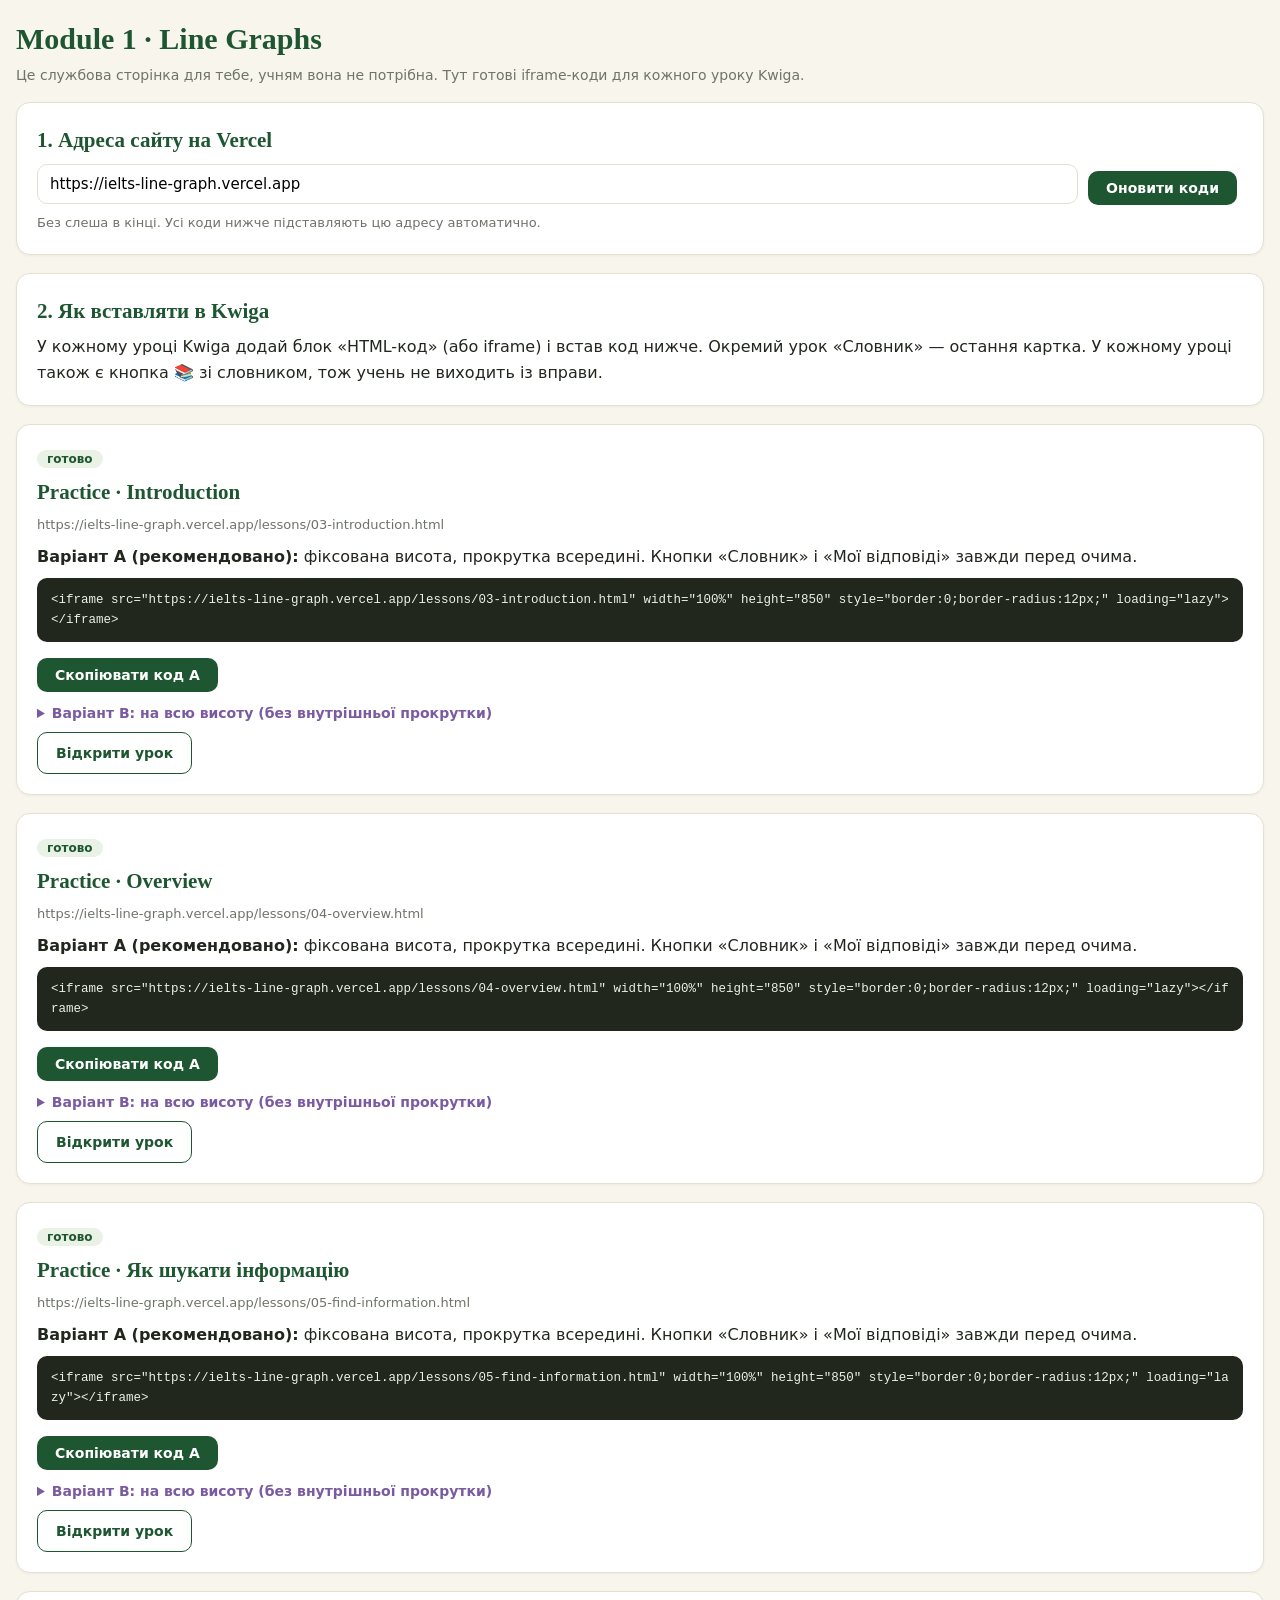
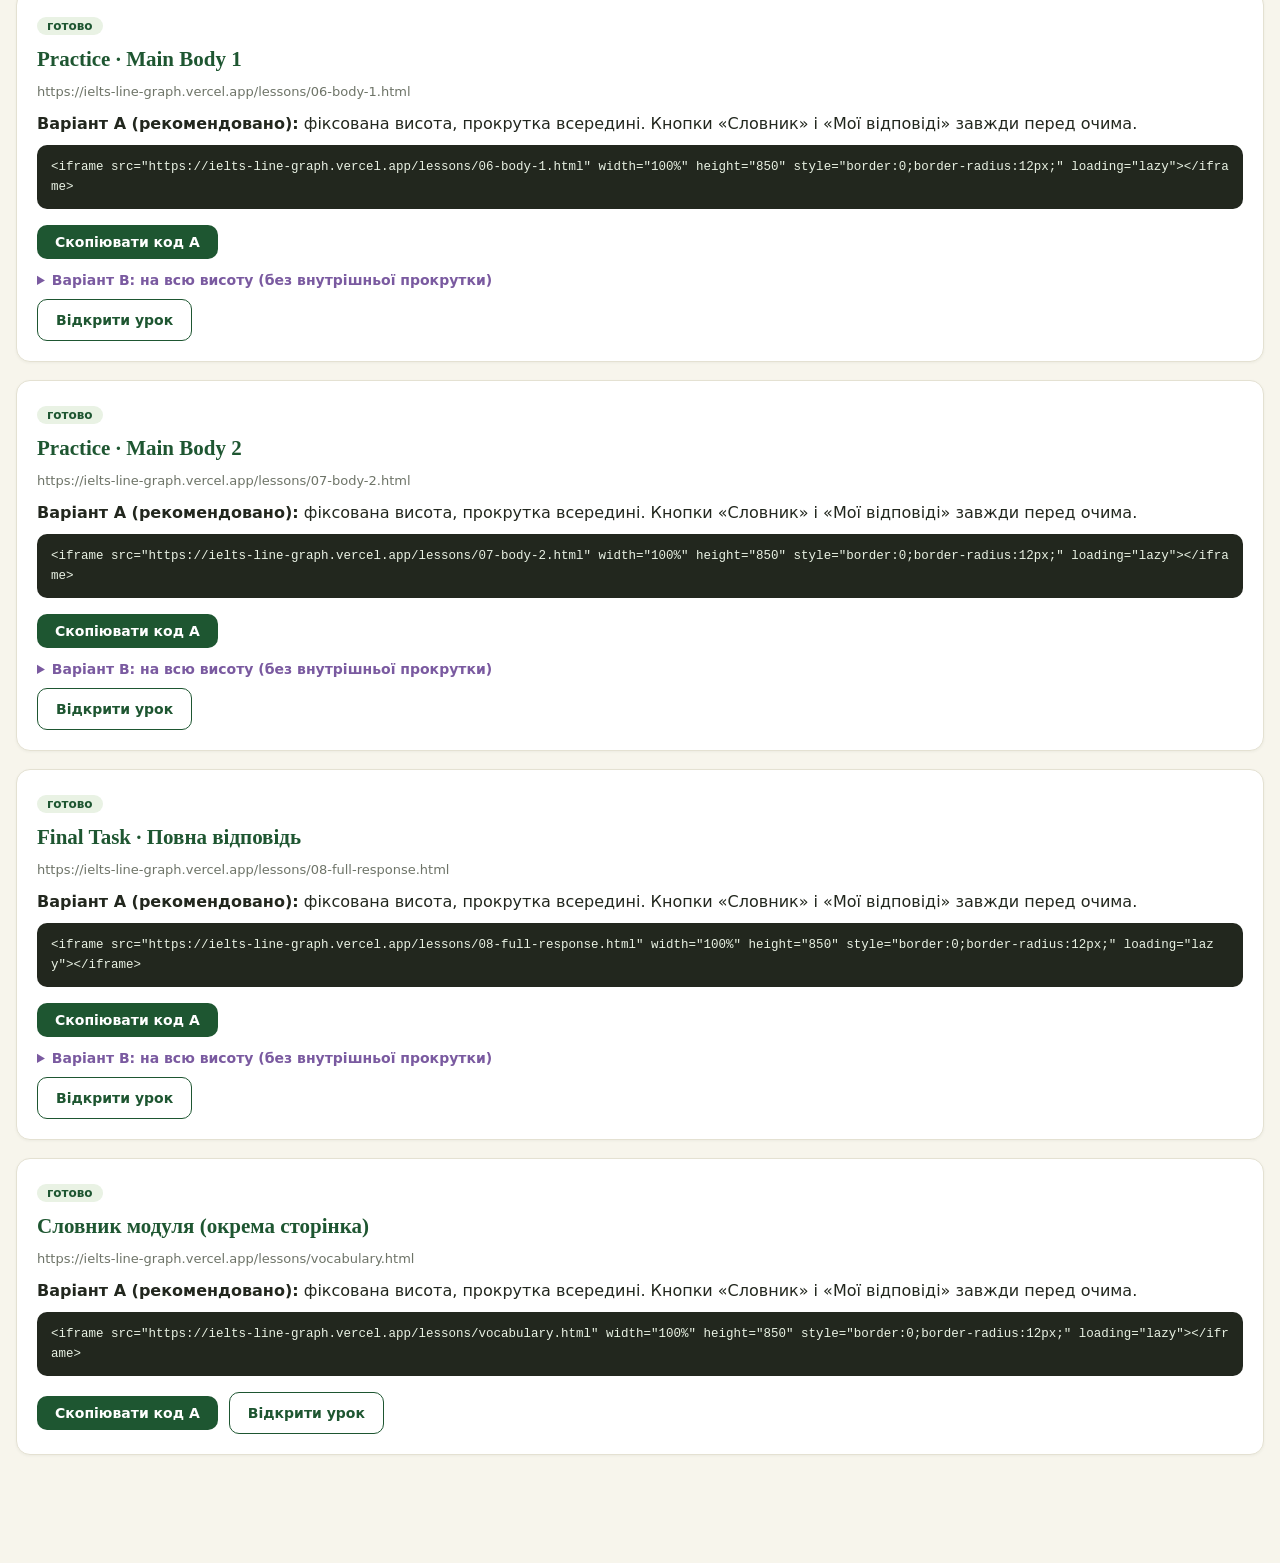
<file: index.html>
<!DOCTYPE html>
<html lang="uk">
<head>
<meta charset="UTF-8">
<meta name="viewport" content="width=device-width, initial-scale=1">
<title>Module 1 · Line Graphs: iframe-коди для Kwiga</title>
<link rel="stylesheet" href="shared/core.css">
<style>
 .code{background:#22271E;color:#E9F2E4;border-radius:10px;padding:12px 14px;font-family:Consolas,monospace;font-size:12.5px;white-space:pre-wrap;word-break:break-all;margin:8px 0}
 .row{display:flex;gap:10px;flex-wrap:wrap;align-items:center}
 input.url{flex:1;min-width:260px;border:1.5px solid var(--line);border-radius:10px;padding:10px 12px;font-size:15px;font-family:inherit}
 .st{font-size:12px;font-weight:700;border-radius:12px;padding:2px 10px}
 .st.ready{background:var(--green-soft);color:var(--green)} .st.soon{background:var(--orange-soft);color:#9A5A00}
</style>
</head>
<body>
<div class="wrap">
  <h1>Module 1 · Line Graphs</h1>
  <p class="sub">Це службова сторінка для тебе, учням вона не потрібна. Тут готові iframe-коди для кожного уроку Kwiga.</p>

  <div class="card">
    <h2>1. Адреса сайту на Vercel</h2>
    <div class="row"><input class="url" id="base" value="https://ielts-line-graph.vercel.app"><button class="btn btn-primary" onclick="render()">Оновити коди</button></div>
    <p class="small" style="margin-top:8px">Без слеша в кінці. Усі коди нижче підставляють цю адресу автоматично.</p>
  </div>

  <div class="card">
    <h2>2. Як вставляти в Kwiga</h2>
    <p>У кожному уроці Kwiga додай блок «HTML-код» (або iframe) і встав код нижче. Окремий урок «Словник» — остання картка. У кожному уроці також є кнопка 📚 зі словником, тож учень не виходить із вправи.</p>
  </div>

  <div id="list"></div>
</div>
<script>
var LESSONS = [
  {id:'03', file:'lessons/03-introduction.html',      title:'Practice · Introduction',        status:'ready'},
  {id:'04', file:'lessons/04-overview.html',          title:'Practice · Overview',            status:'ready'},
  {id:'05', file:'lessons/05-find-information.html',  title:'Practice · Як шукати інформацію', status:'ready'},
  {id:'06', file:'lessons/06-body-1.html',            title:'Practice · Main Body 1',         status:'ready'},
  {id:'07', file:'lessons/07-body-2.html',            title:'Practice · Main Body 2',         status:'ready'},
  {id:'08', file:'lessons/08-full-response.html',     title:'Final Task · Повна відповідь',   status:'ready'},
  {id:'09', file:'lessons/vocabulary.html',           title:'Словник модуля (окрема сторінка)', status:'ready'}
];
function esc(s){return s.replace(/&/g,'&amp;').replace(/</g,'&lt;')}
function render(){
  var base=document.getElementById('base').value.replace(/\/+$/,'');
  document.getElementById('list').innerHTML = LESSONS.map(function(l){
    var url=base+'/'+l.file, fid='ielts-'+l.id;
    var A='<iframe src="'+url+'" width="100%" height="850" style="border:0;border-radius:12px;" loading="lazy"></iframe>';
    var B='<iframe id="'+fid+'" src="'+url+'" width="100%" height="1200" style="border:0;border-radius:12px;" loading="lazy"></iframe>\n'+
      '<script>window.addEventListener("message",function(e){var f=document.getElementById("'+fid+'");if(f&&e.source===f.contentWindow&&e.data&&e.data.type==="ielts-resize"){f.style.height=e.data.height+"px";}});<\/script>';
    return '<div class="card"><span class="st ready">готово</span><h2 style="margin-top:8px">'+l.title+'</h2><p class="small">'+url+'</p>'+
      '<p><b>Варіант A (рекомендовано):</b> фіксована висота, прокрутка всередині. Кнопки «Словник» і «Мої відповіді» завжди перед очима.</p><div class="code" id="a'+l.id+'">'+esc(A)+'</div><button class="btn btn-primary" onclick="copyCode(\'a'+l.id+'\')">Скопіювати код A</button>'+
      (l.file.indexOf('vocabulary')<0?'<details class="d" style="margin-top:10px"><summary>Варіант B: на всю висоту (без внутрішньої прокрутки)</summary><p class="small" style="margin:6px 0">Потрібен дозвіл Kwiga на скрипт у HTML-блоці. На дуже довгій сторінці кнопки угорі можуть бути далеко від екрана.</p><div class="code" id="b'+l.id+'">'+esc(B)+'</div><button class="btn btn-ghost" onclick="copyCode(\'b'+l.id+'\')">Скопіювати код B</button></details>':'')+
      ' <a class="btn btn-ghost" style="text-decoration:none" target="_blank" href="'+l.file+'">Відкрити урок</a></div>';
  }).join('');
}
function copyCode(id){var t=document.getElementById(id).textContent;
  if(navigator.clipboard)navigator.clipboard.writeText(t);else{var a=document.createElement('textarea');a.value=t;document.body.appendChild(a);a.select();document.execCommand('copy');a.remove()}
  alert('Скопійовано. Встав у блок HTML-коду в Kwiga.');}
render();
</script>
</body>
</html>
</file>
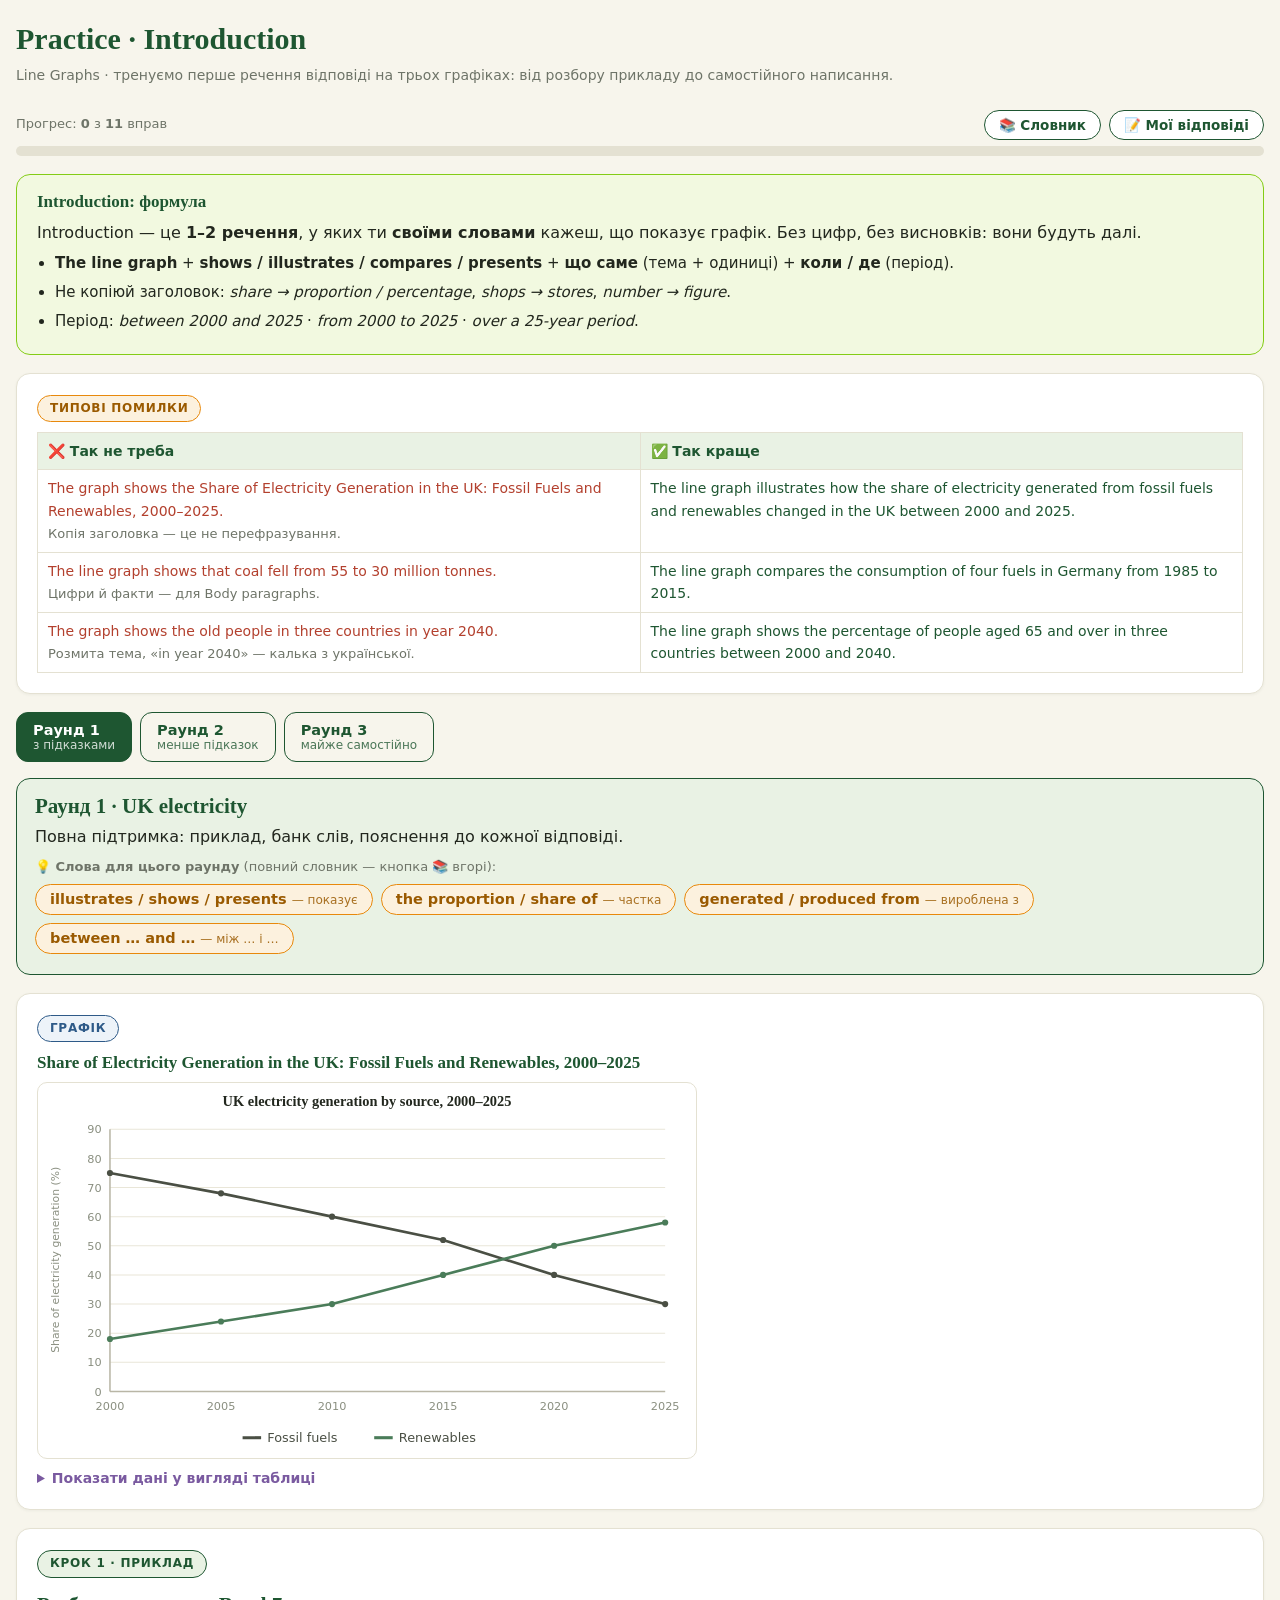
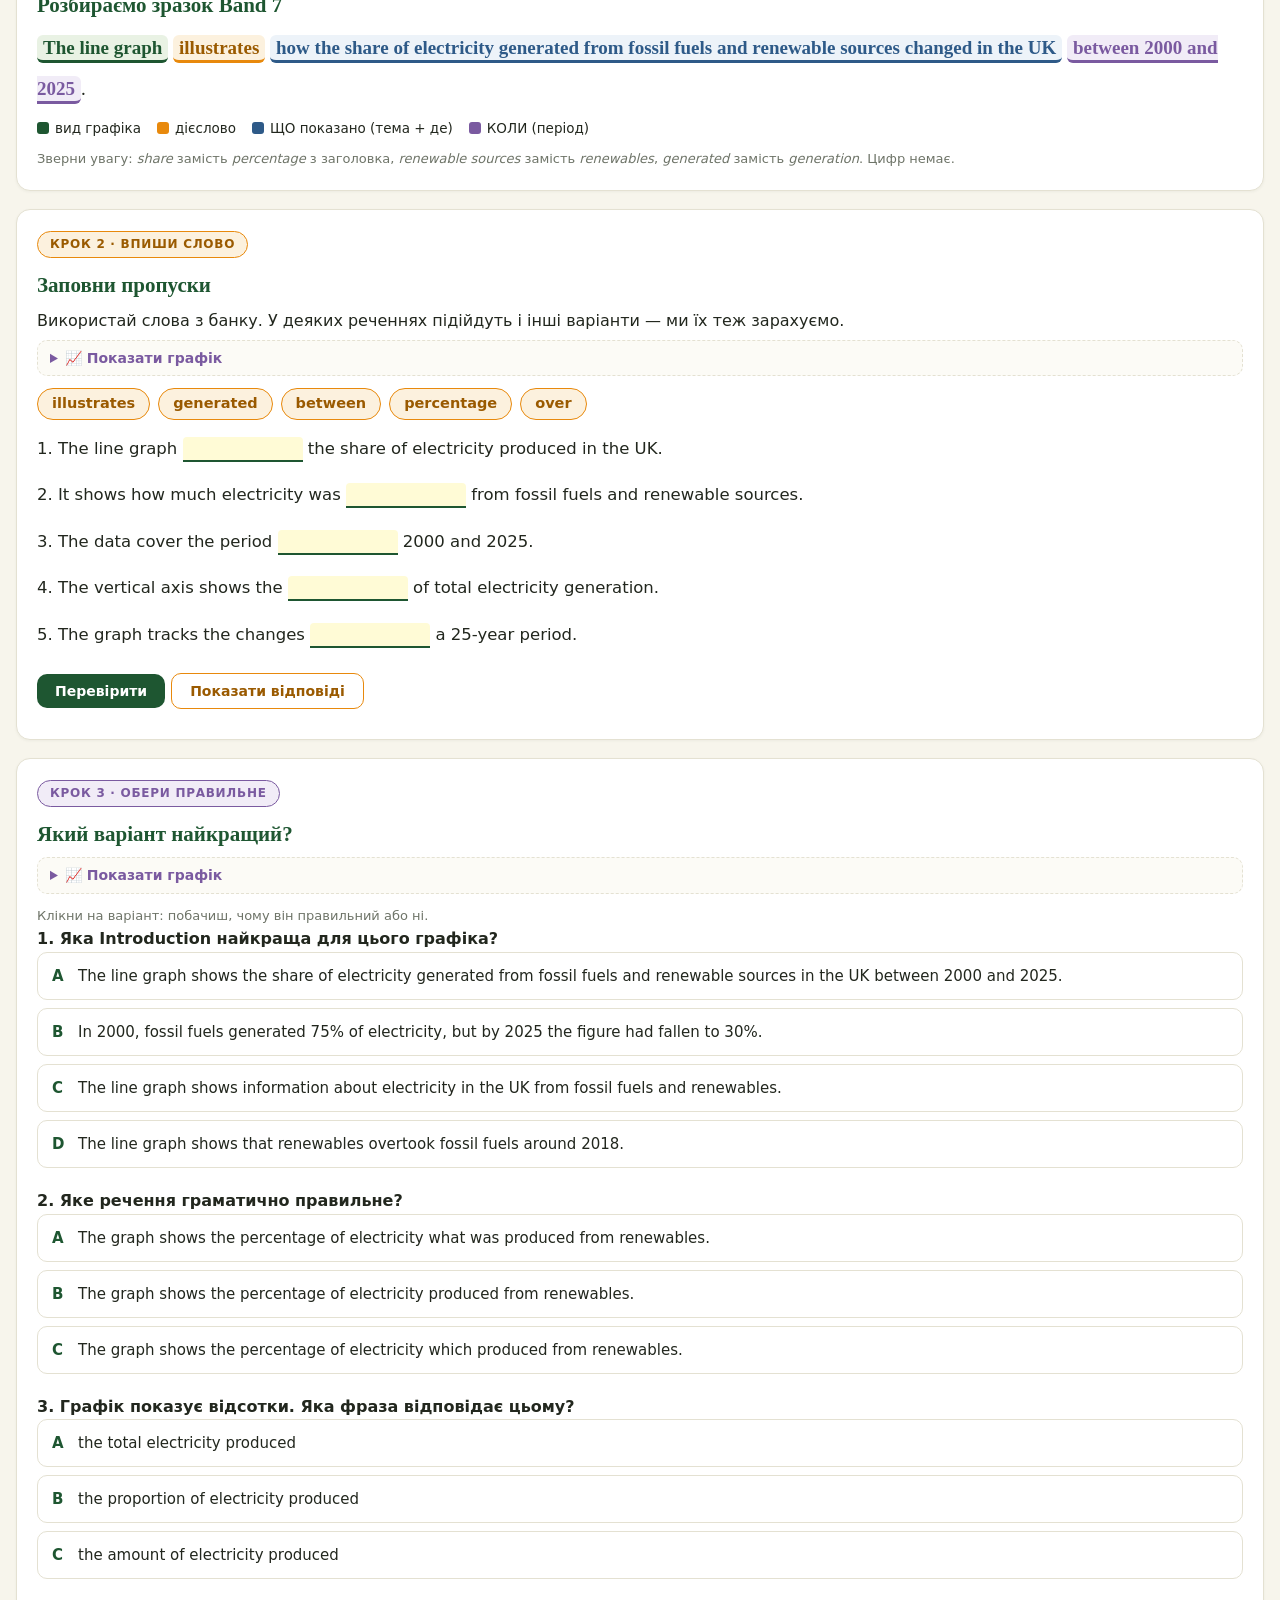
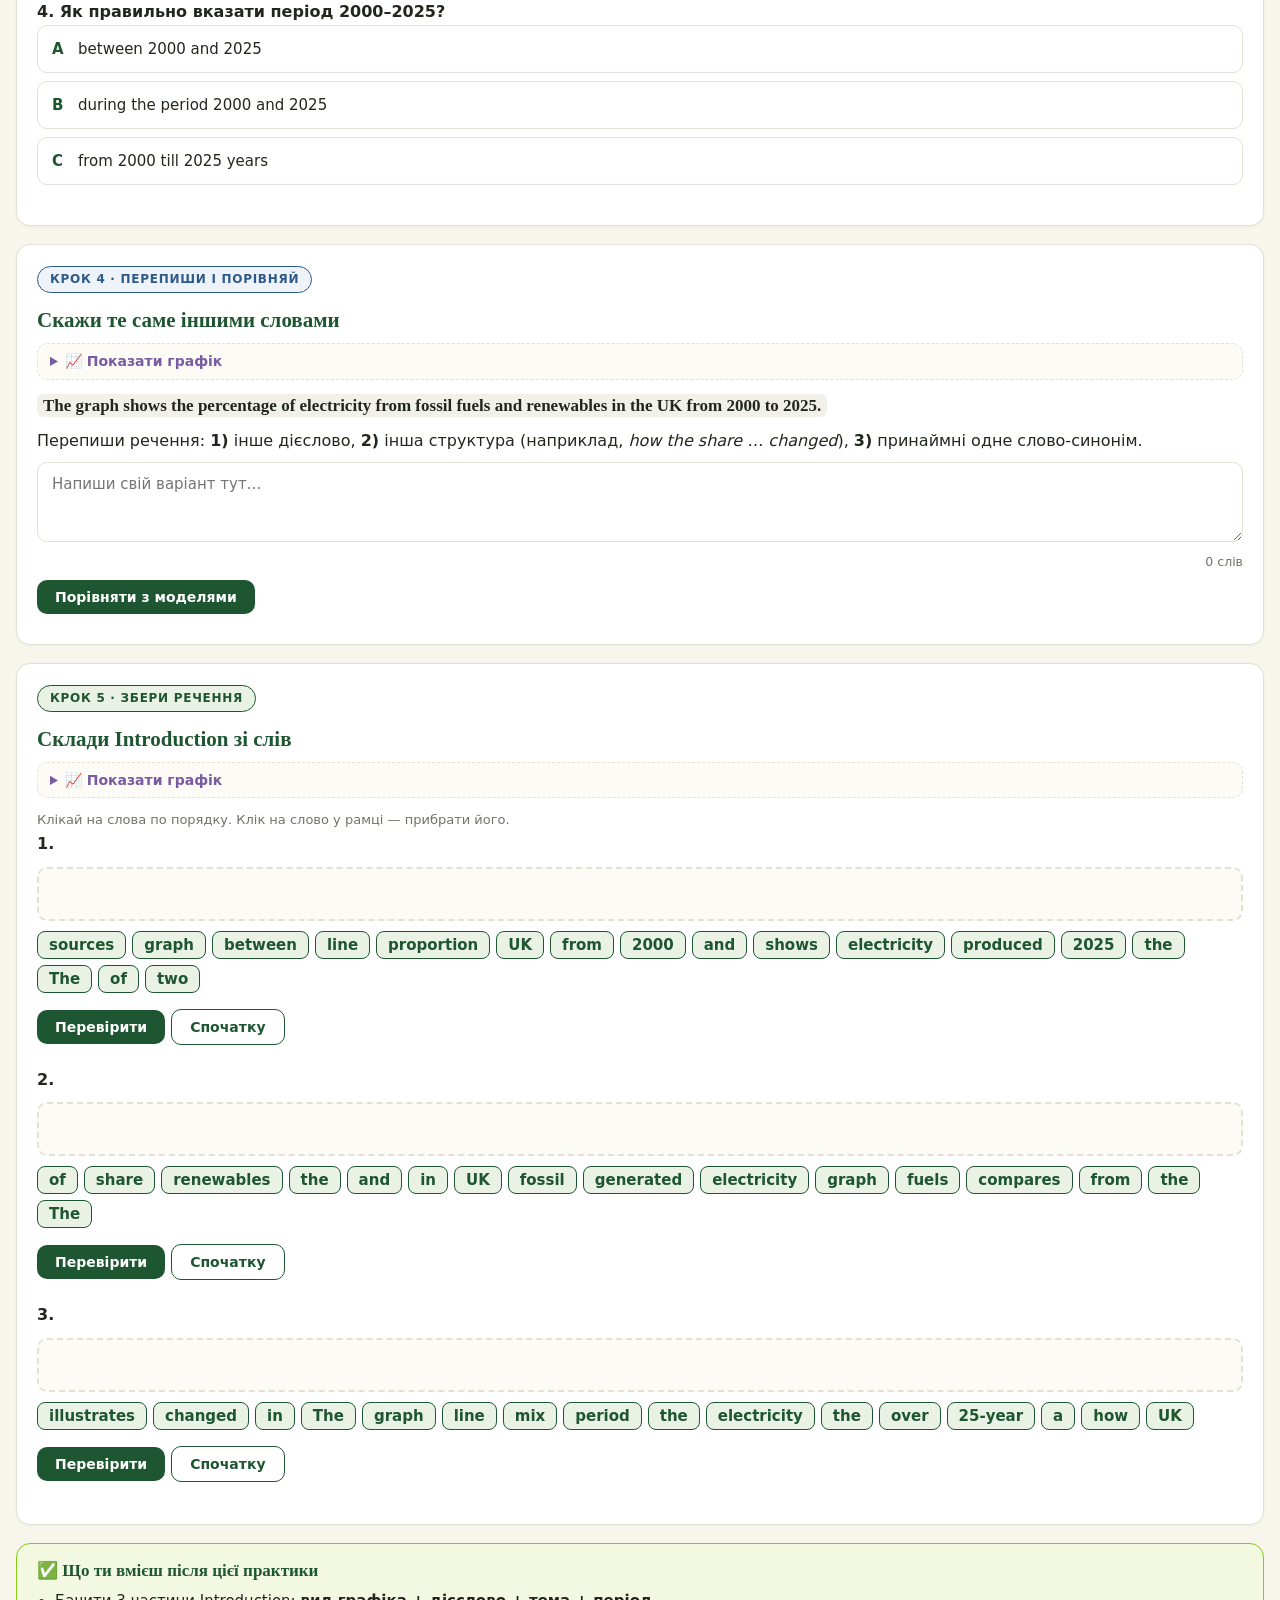
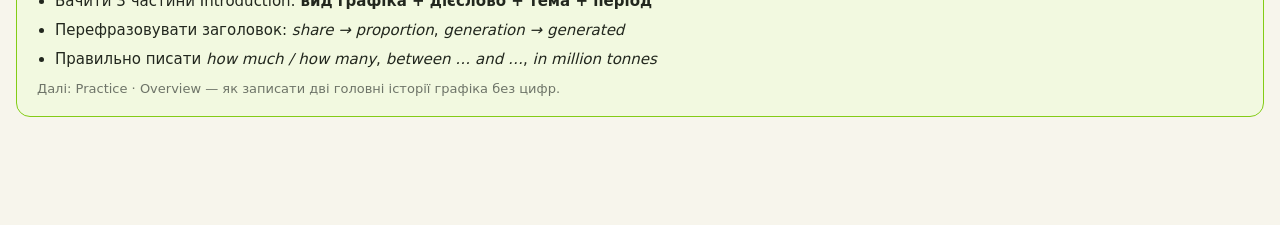
<file: lessons/03-introduction.html>
<!DOCTYPE html>
<html lang="uk">
<head>
<meta charset="UTF-8">
<meta name="viewport" content="width=device-width, initial-scale=1">
<title>Practice · Introduction · Line Graphs</title>
<link rel="stylesheet" href="../shared/core.css">
</head>
<body>
<div id="app"></div>
<script src="../data/graphs.js"></script>
<script src="../data/vocab.js"></script>
<script src="../shared/vocab.js"></script>
<script src="../data/lesson-03-introduction.js"></script>
<script src="../shared/core.js"></script>
</body>
</html>
</file>
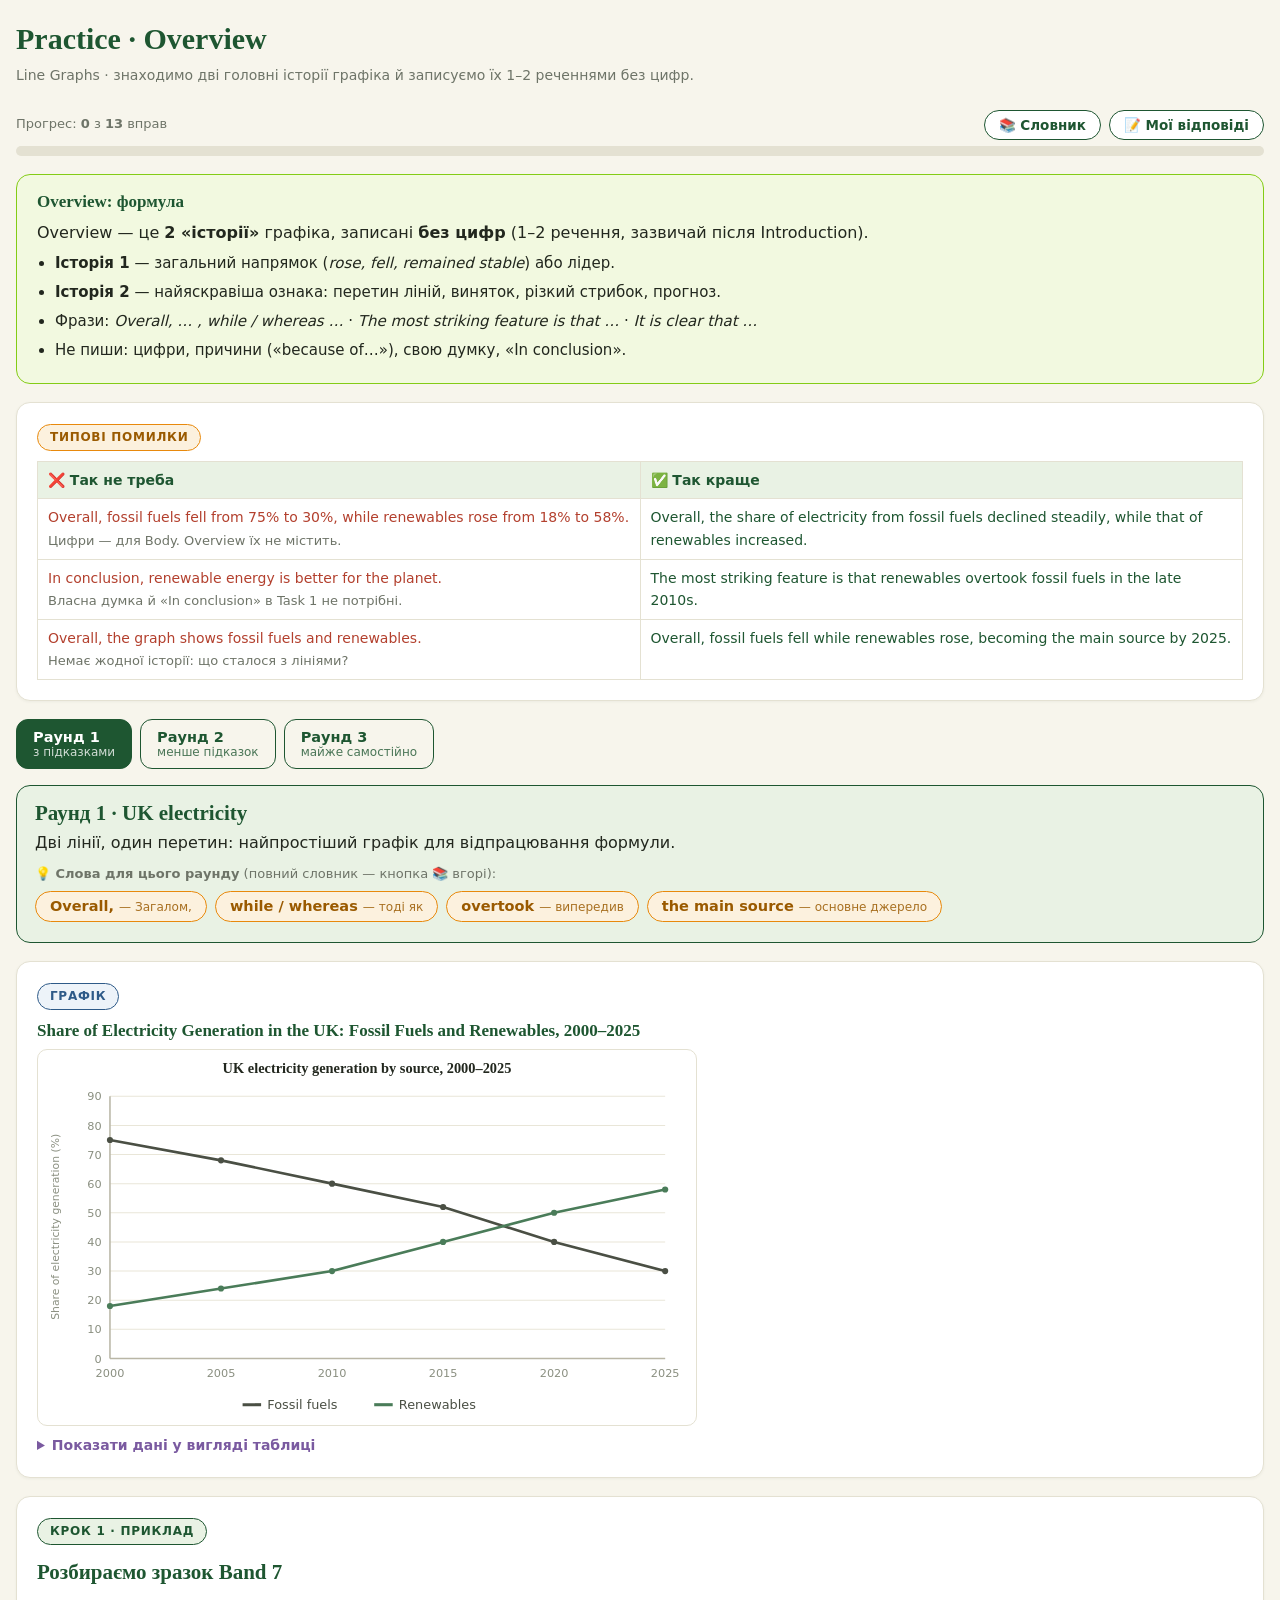
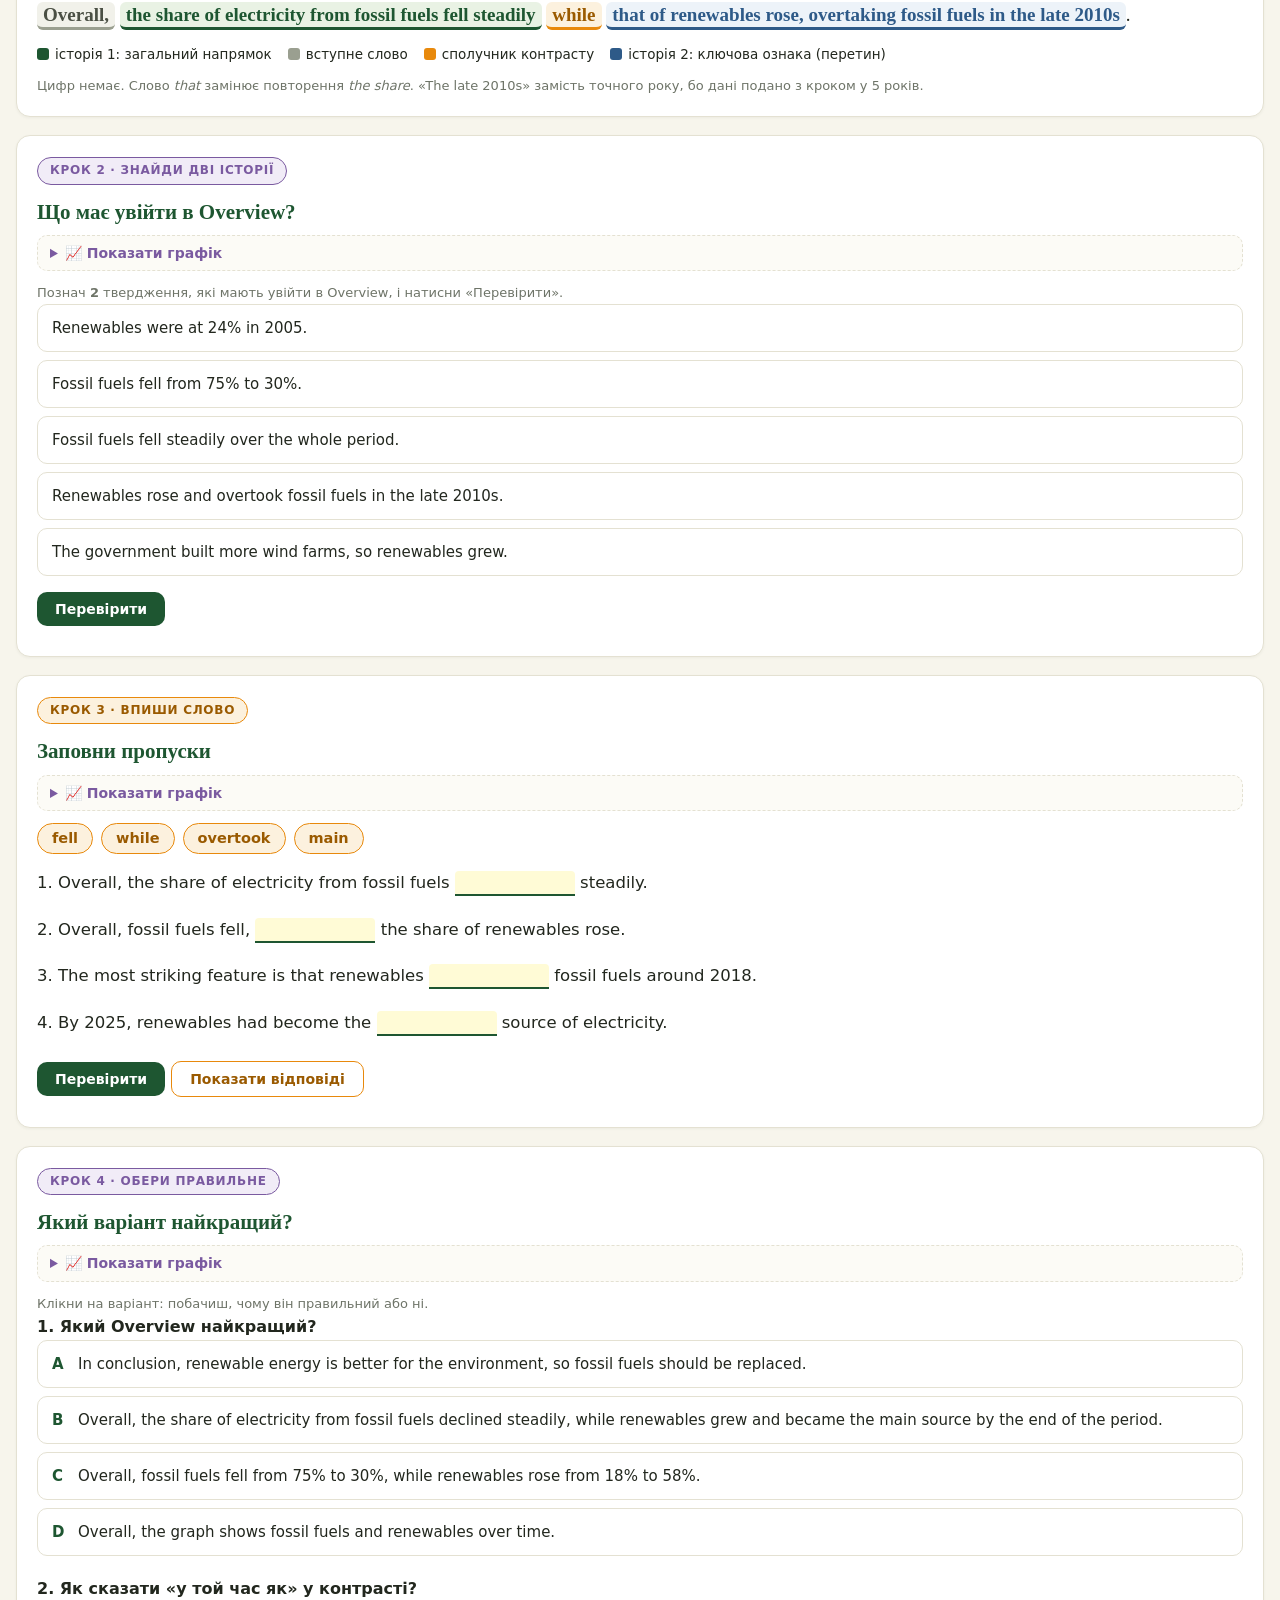
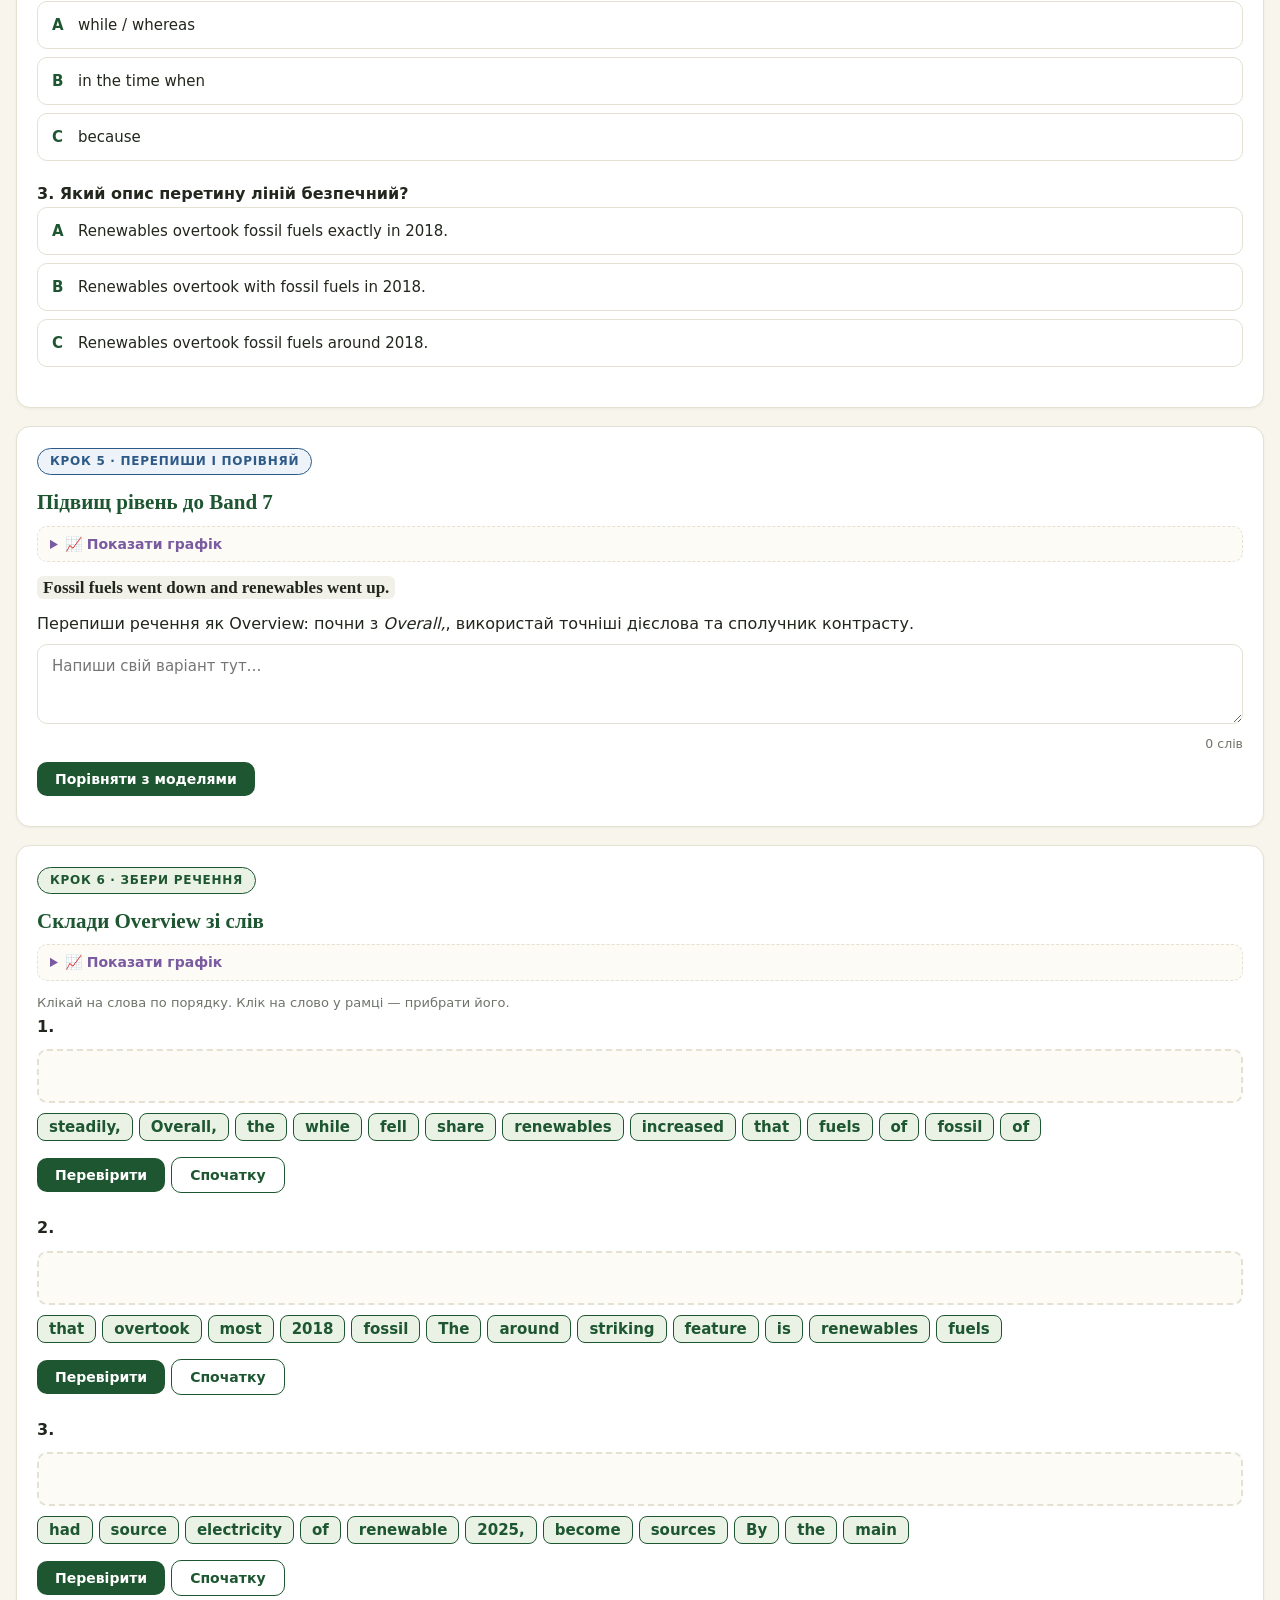
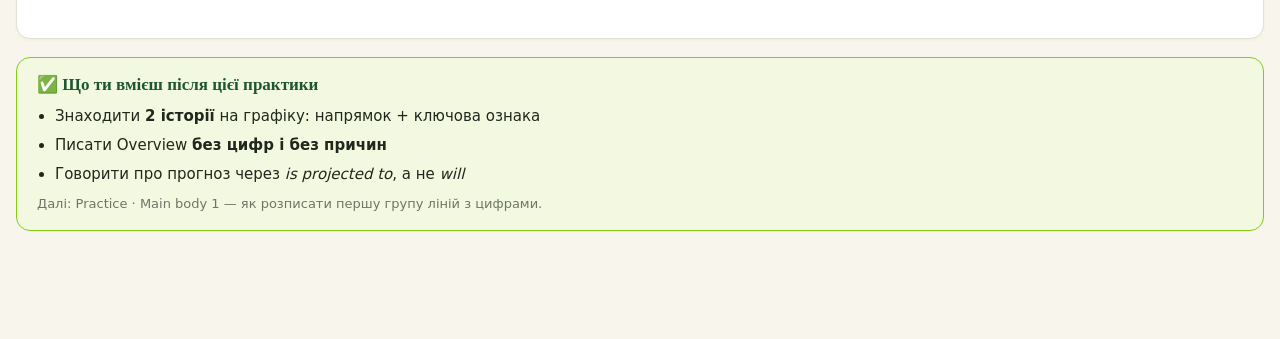
<file: lessons/04-overview.html>
<!DOCTYPE html>
<html lang="uk">
<head>
<meta charset="UTF-8">
<meta name="viewport" content="width=device-width, initial-scale=1">
<title>Practice · Overview · Line Graphs</title>
<link rel="stylesheet" href="../shared/core.css">
</head>
<body>
<div id="app"></div>
<script src="../data/graphs.js"></script>
<script src="../data/vocab.js"></script>
<script src="../shared/vocab.js"></script>
<script src="../data/lesson-04-overview.js"></script>
<script src="../shared/core.js"></script>
</body>
</html>
</file>
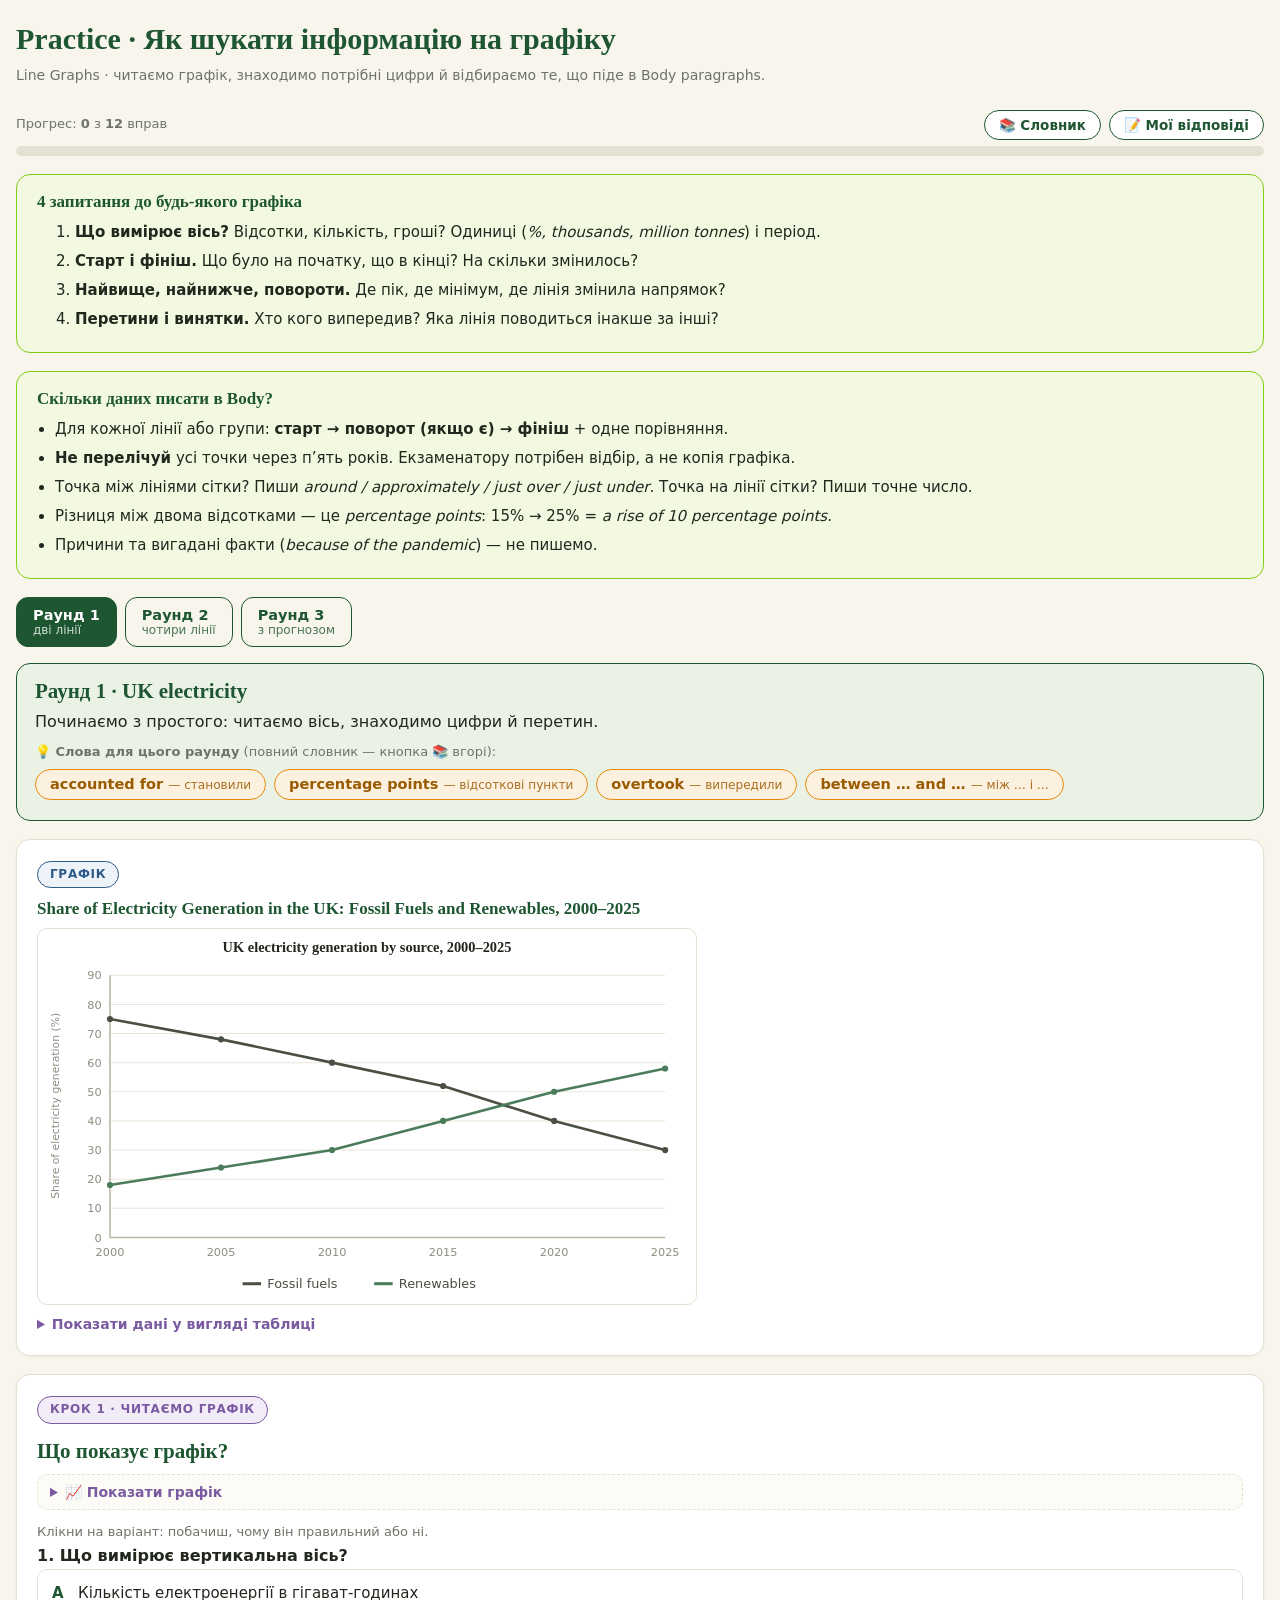
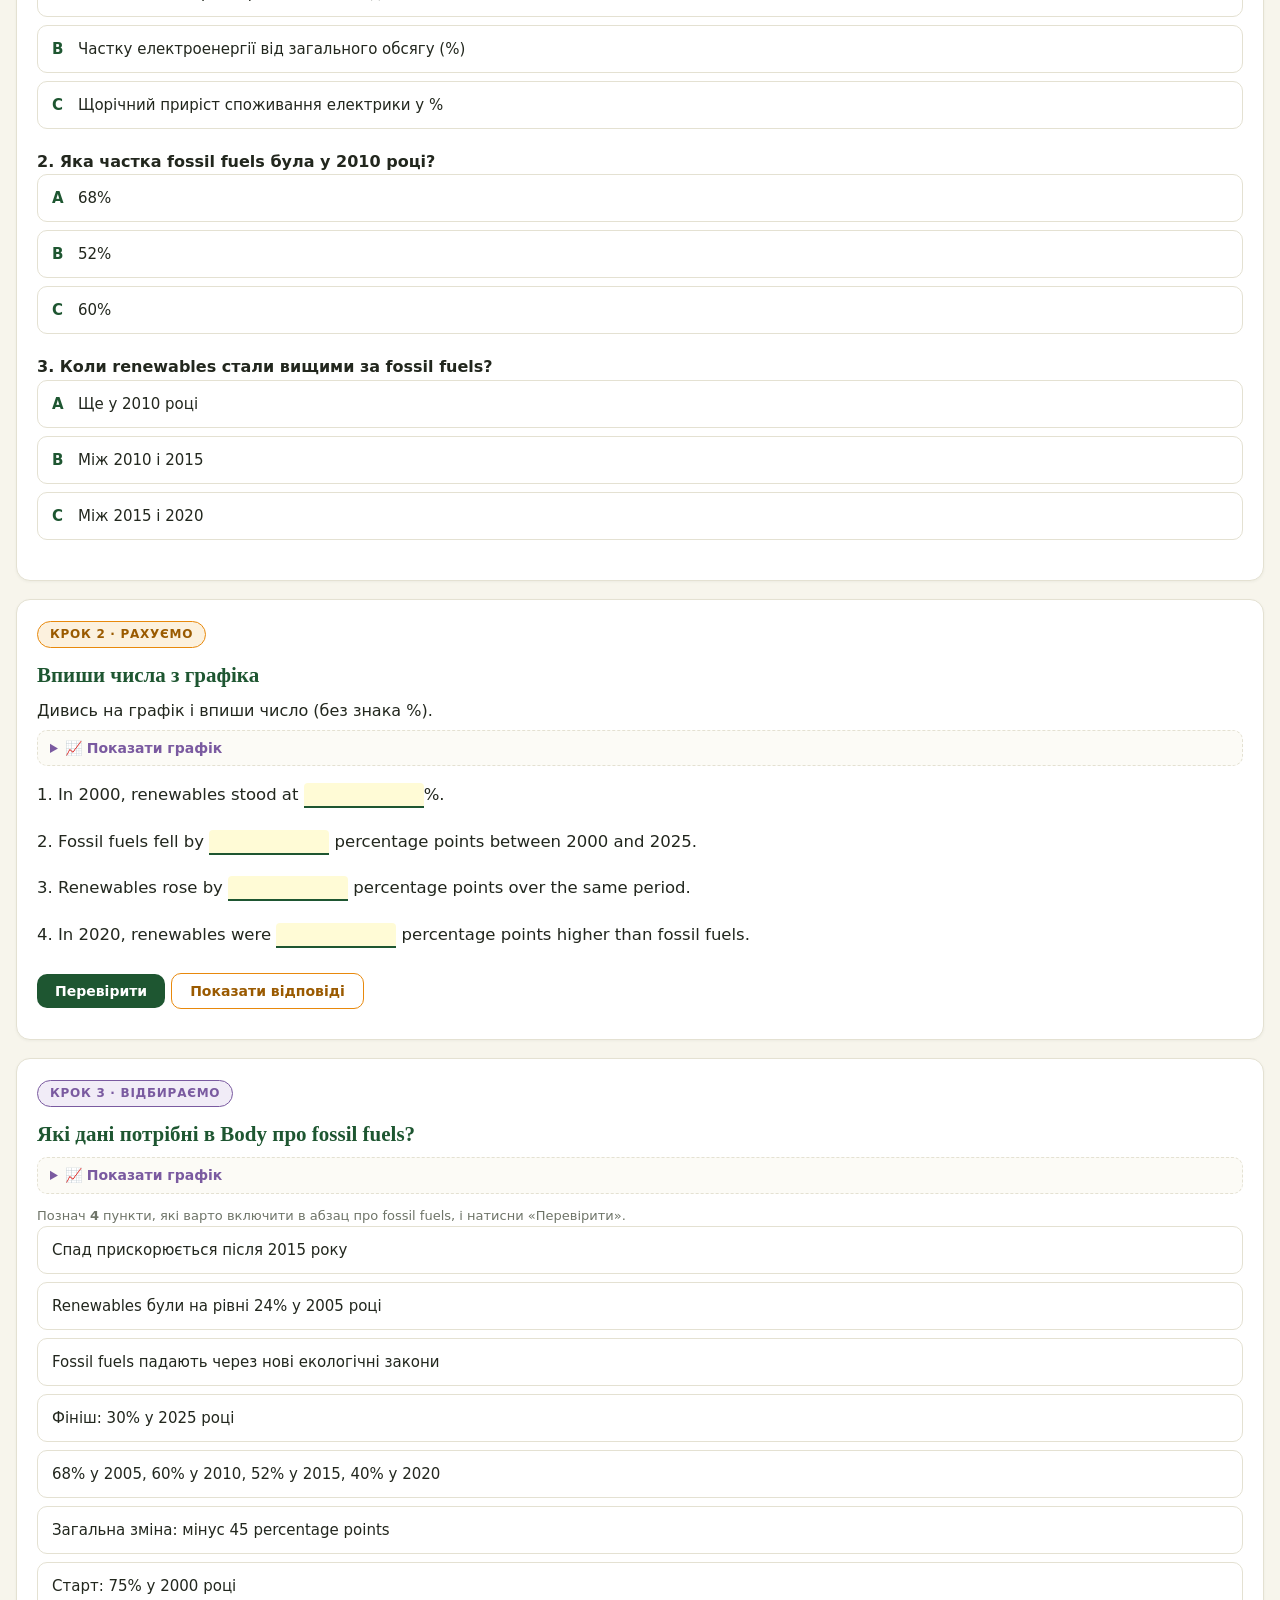
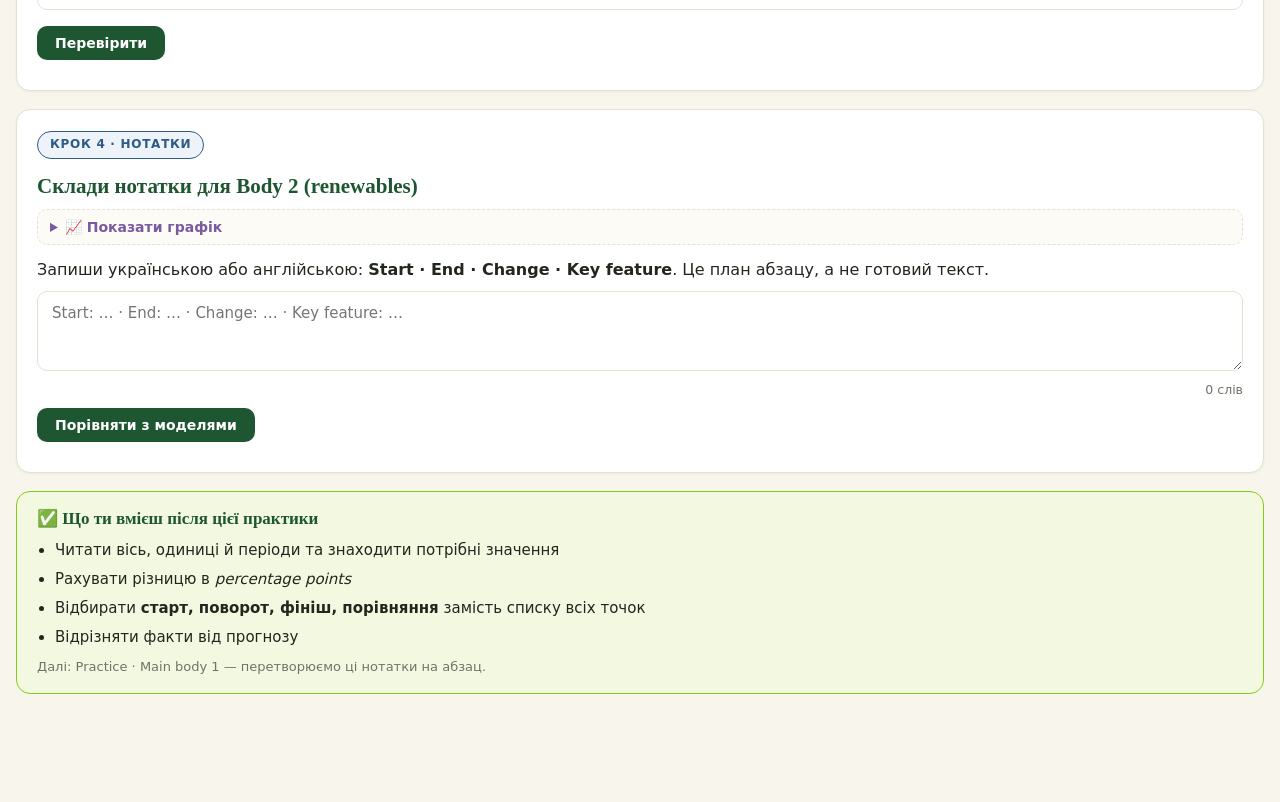
<file: lessons/05-find-information.html>
<!DOCTYPE html>
<html lang="uk">
<head>
<meta charset="UTF-8">
<meta name="viewport" content="width=device-width, initial-scale=1">
<title>Practice · Find information · Line Graphs</title>
<link rel="stylesheet" href="../shared/core.css">
</head>
<body>
<div id="app"></div>
<script src="../data/graphs.js"></script>
<script src="../data/vocab.js"></script>
<script src="../shared/vocab.js"></script>
<script src="../data/lesson-05-find-information.js"></script>
<script src="../shared/core.js"></script>
</body>
</html>
</file>
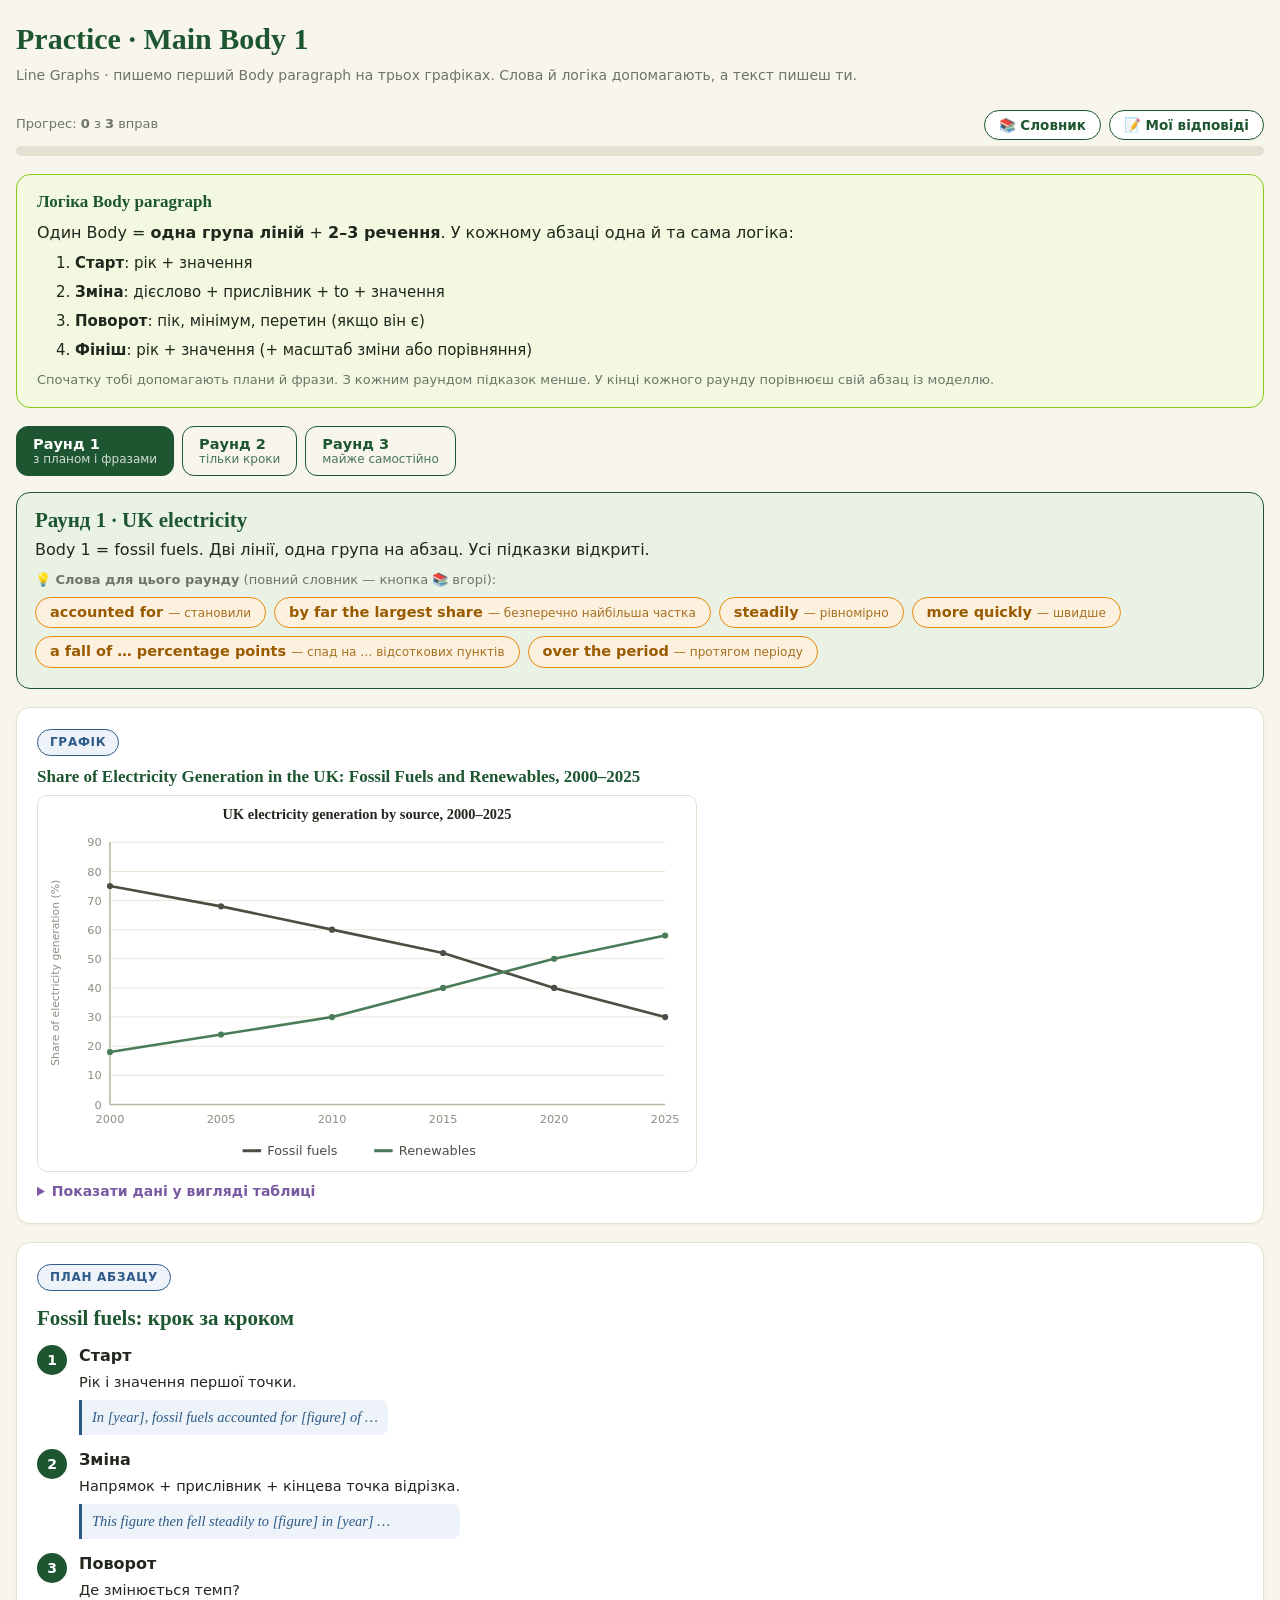
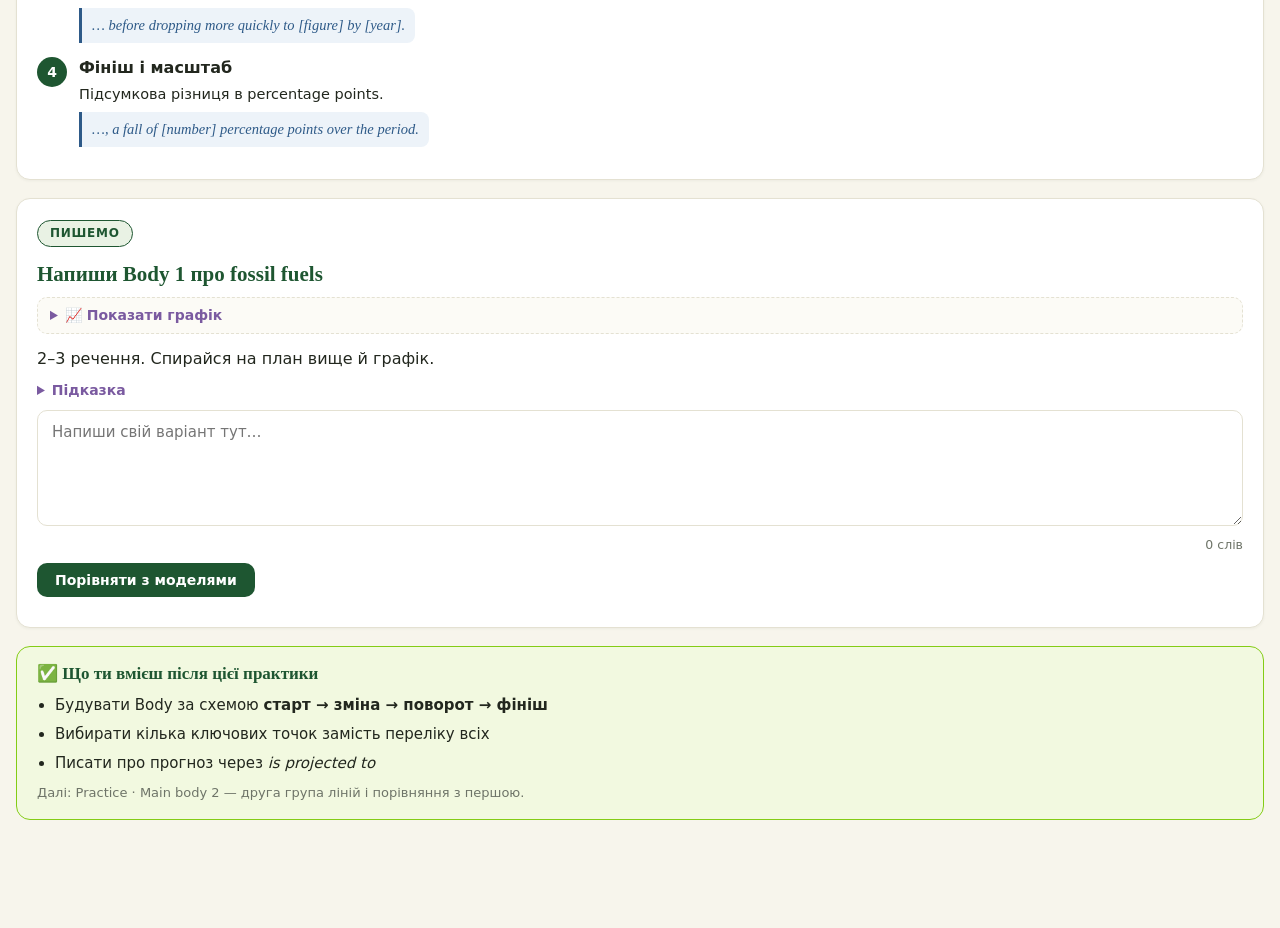
<file: lessons/06-body-1.html>
<!DOCTYPE html>
<html lang="uk">
<head>
<meta charset="UTF-8">
<meta name="viewport" content="width=device-width, initial-scale=1">
<title>Practice · Main Body 1 · Line Graphs</title>
<link rel="stylesheet" href="../shared/core.css">
</head>
<body>
<div id="app"></div>
<script src="../data/graphs.js"></script>
<script src="../data/vocab.js"></script>
<script src="../shared/vocab.js"></script>
<script src="../data/lesson-06-body-1.js"></script>
<script src="../shared/core.js"></script>
</body>
</html>
</file>
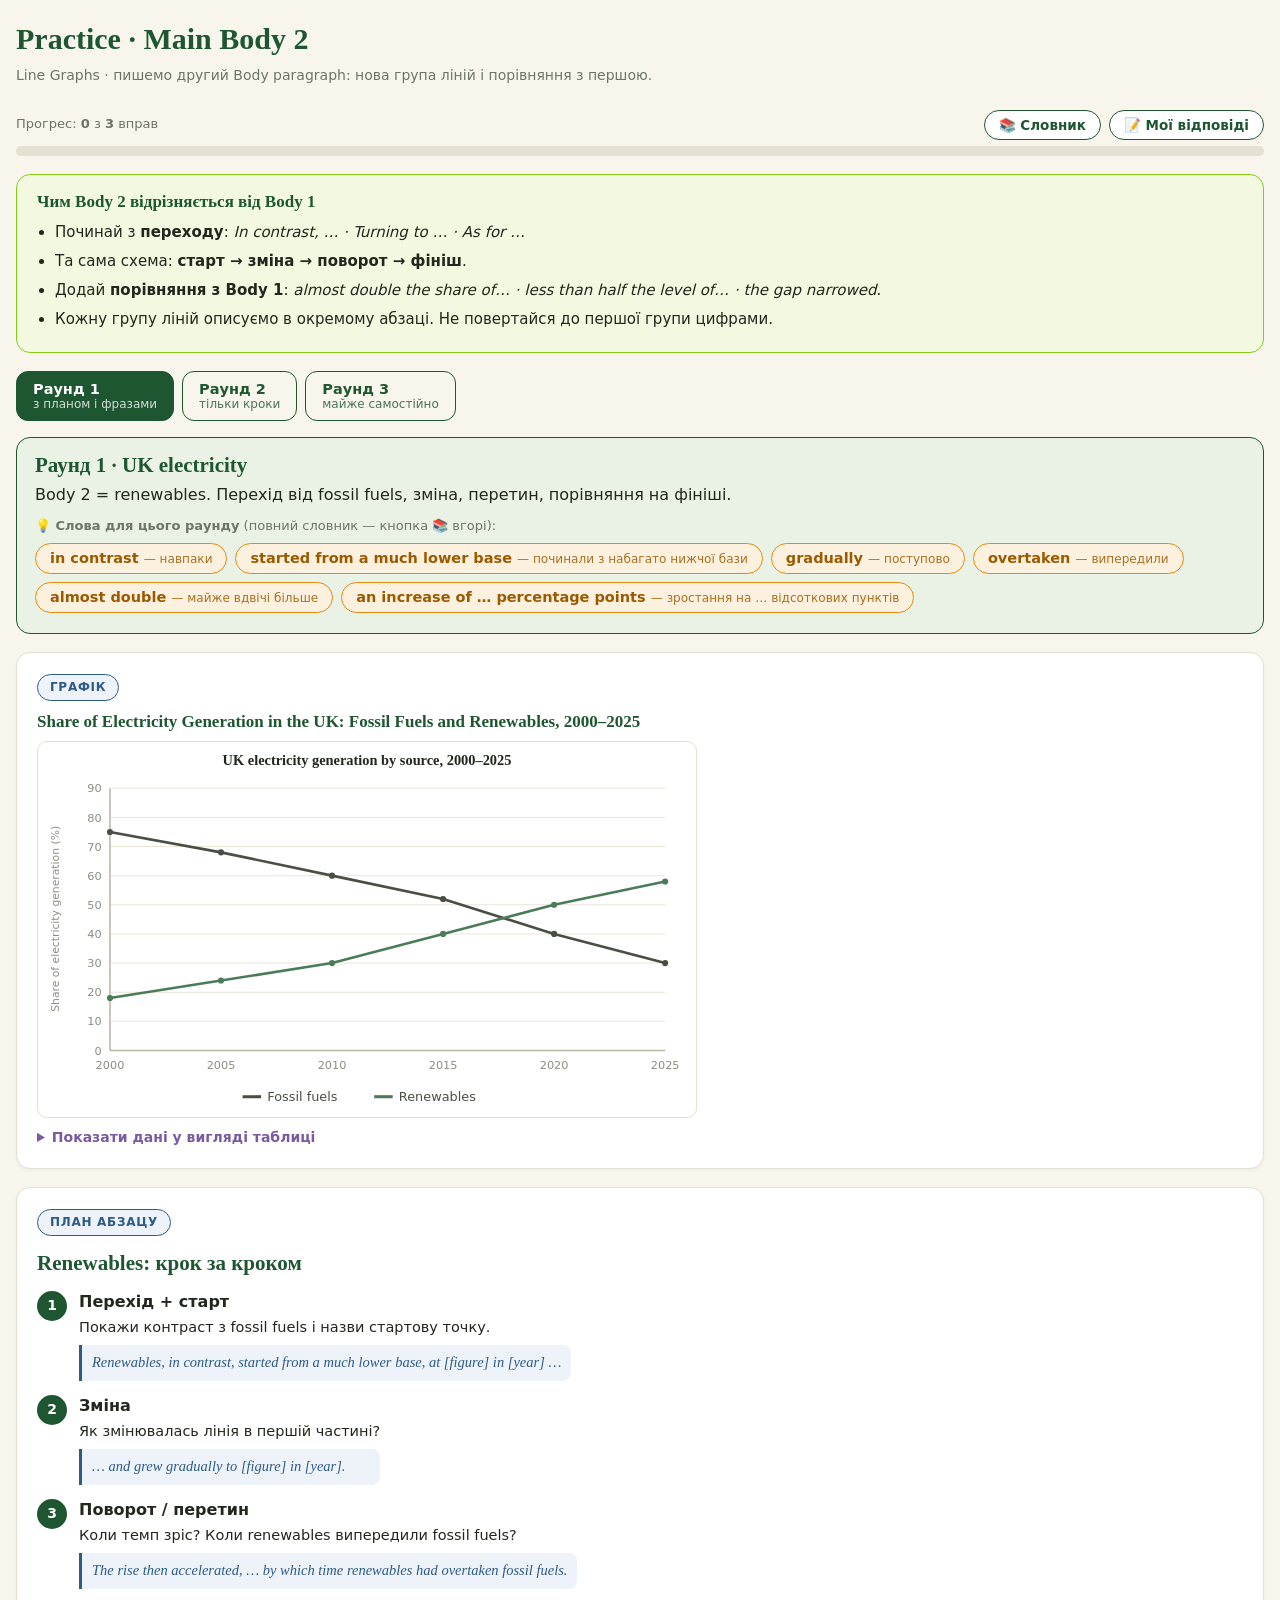
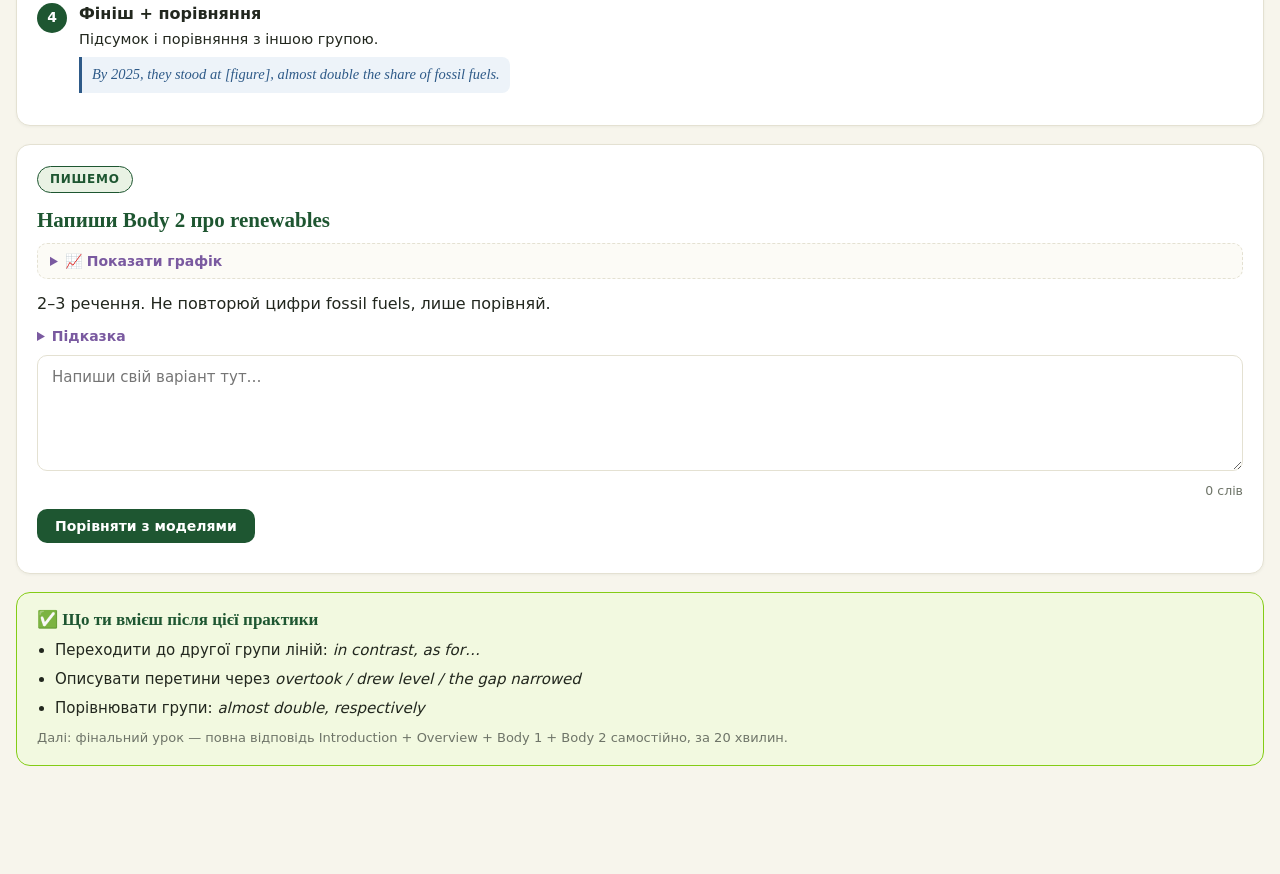
<file: lessons/07-body-2.html>
<!DOCTYPE html>
<html lang="uk">
<head>
<meta charset="UTF-8">
<meta name="viewport" content="width=device-width, initial-scale=1">
<title>Practice · Main Body 2 · Line Graphs</title>
<link rel="stylesheet" href="../shared/core.css">
</head>
<body>
<div id="app"></div>
<script src="../data/graphs.js"></script>
<script src="../data/vocab.js"></script>
<script src="../shared/vocab.js"></script>
<script src="../data/lesson-07-body-2.js"></script>
<script src="../shared/core.js"></script>
</body>
</html>
</file>
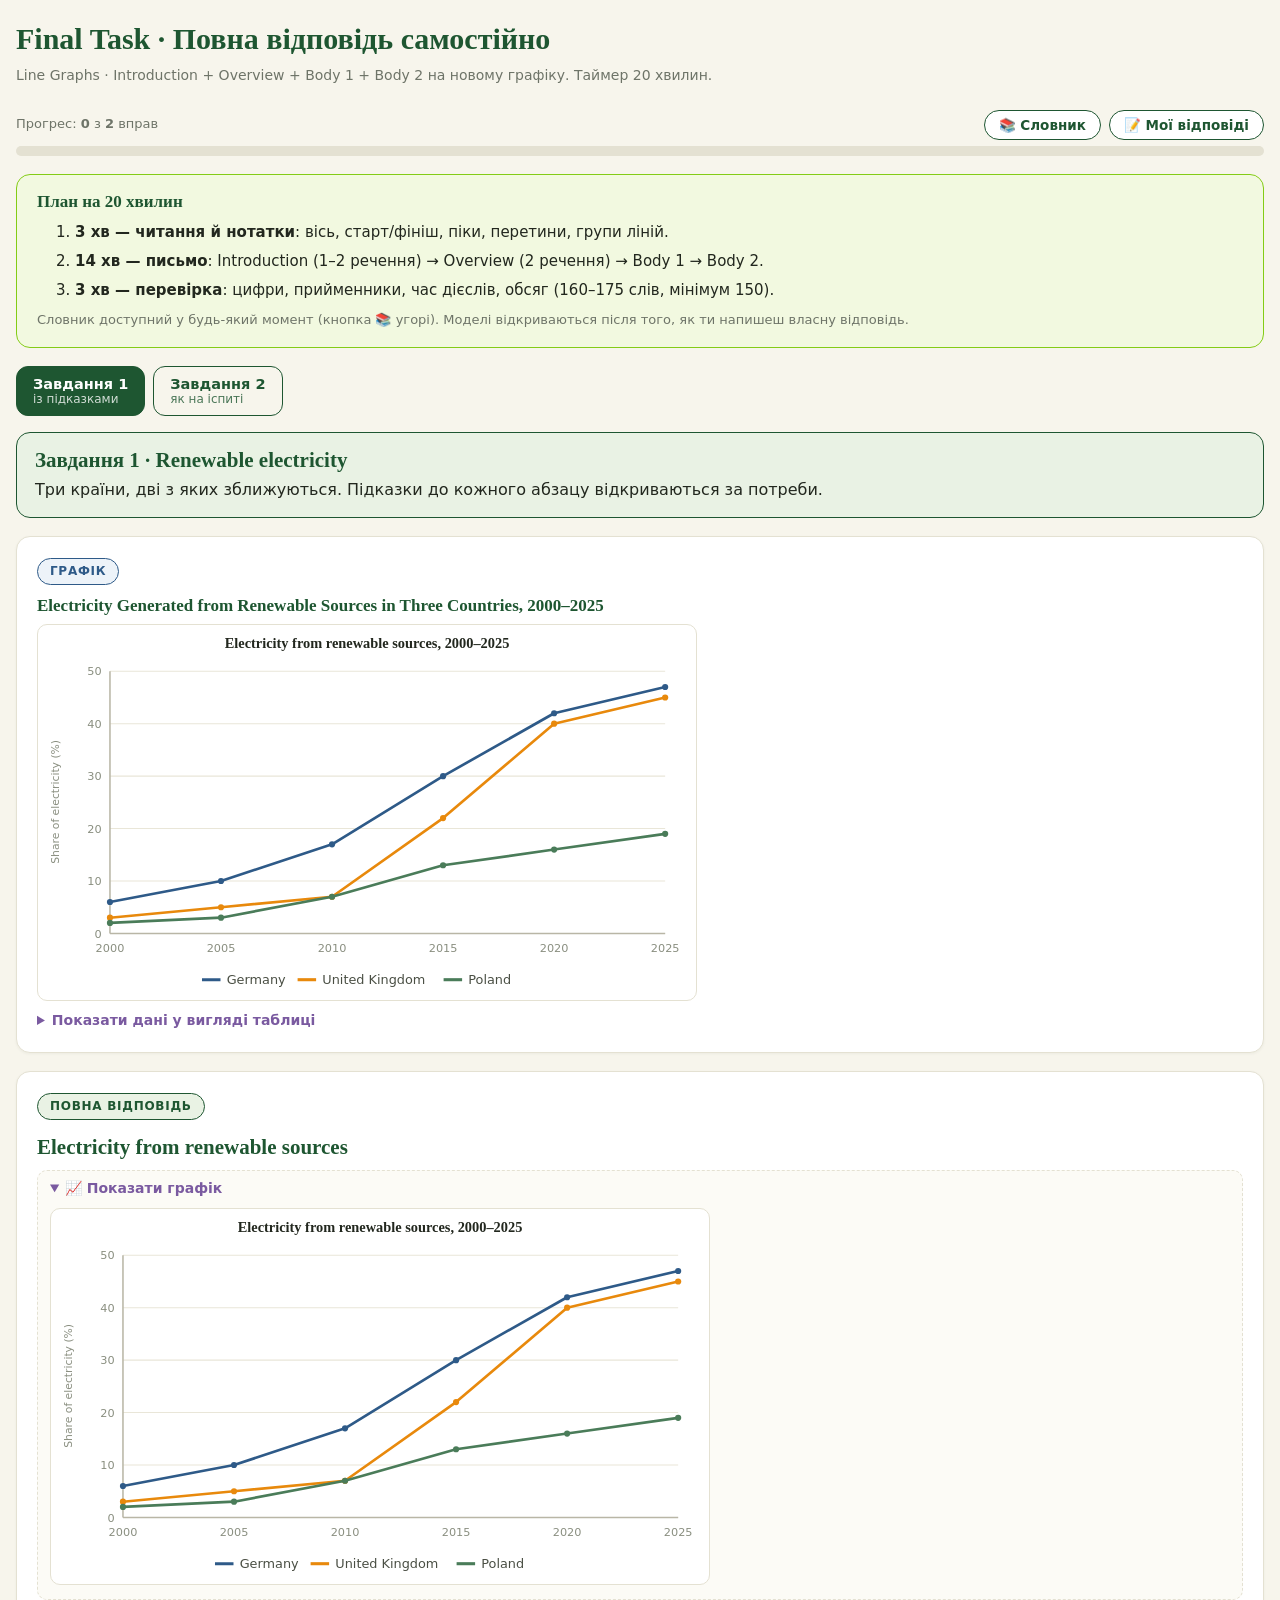
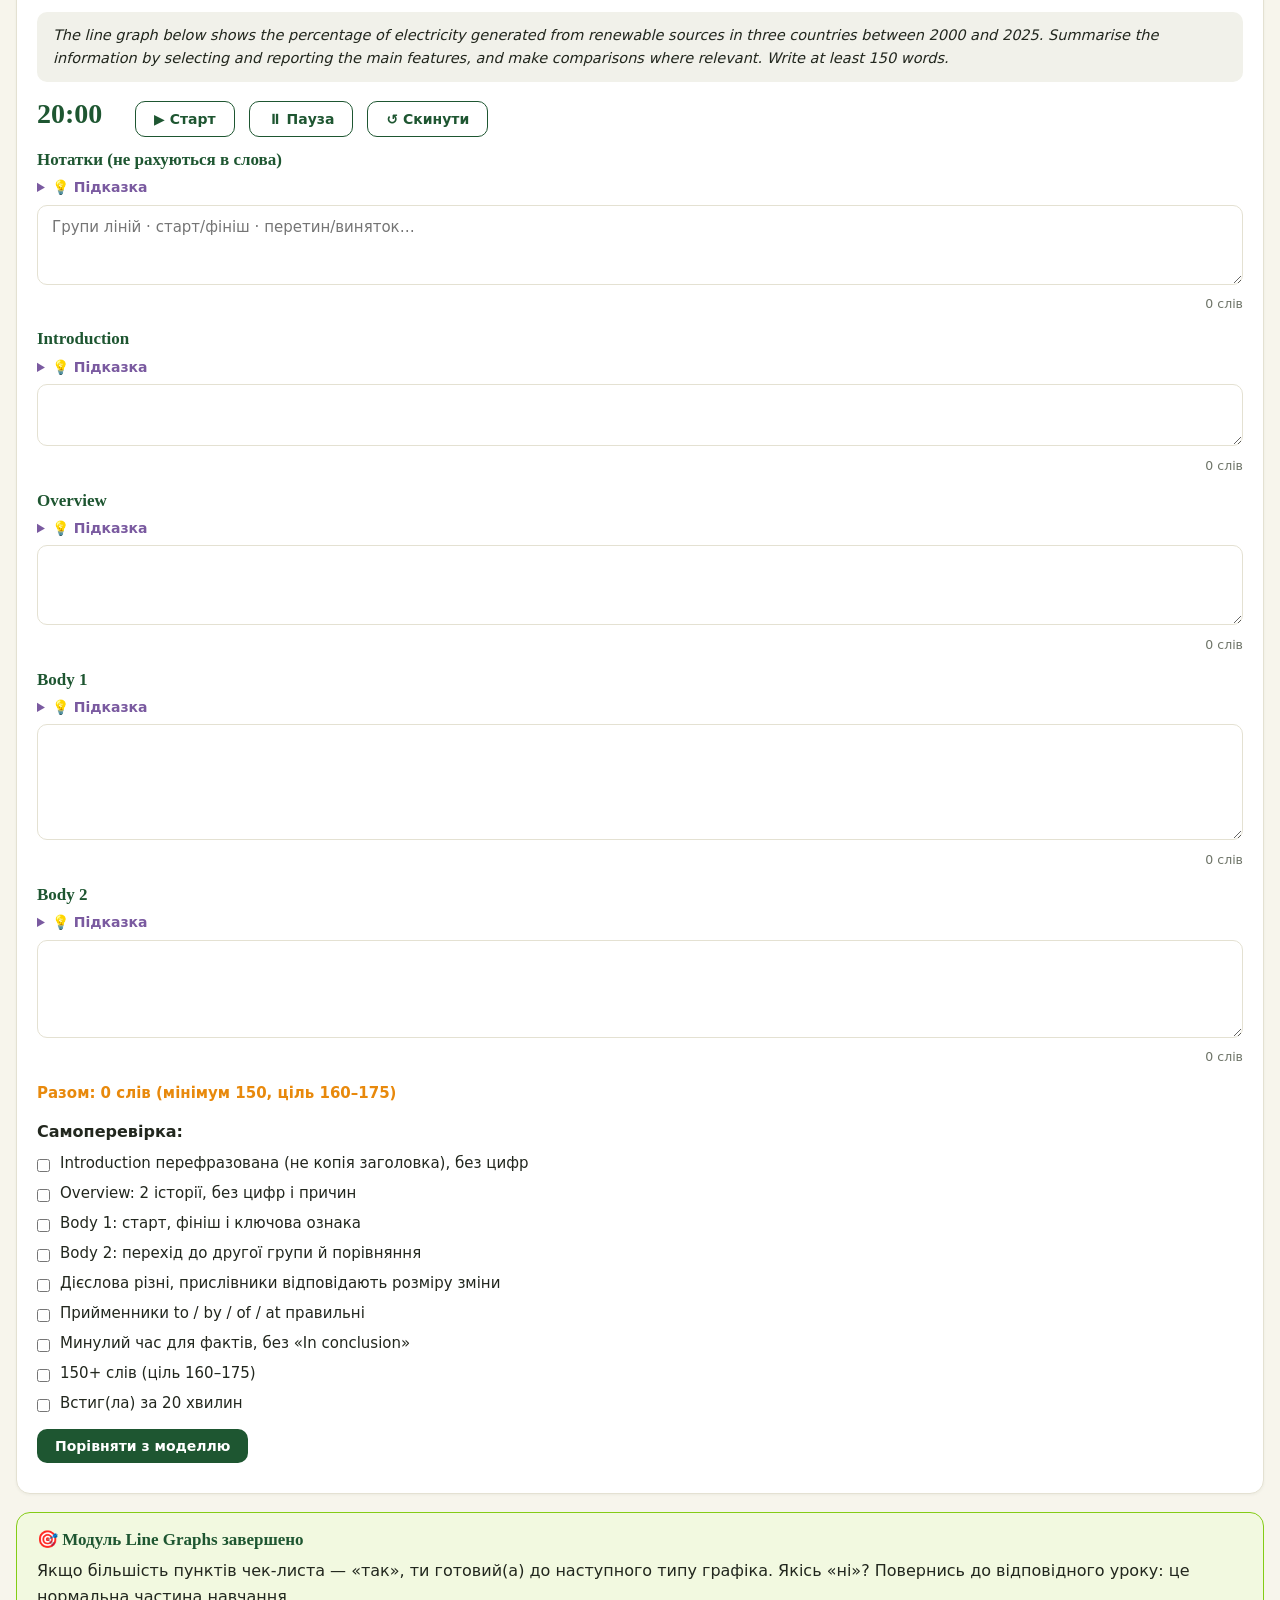
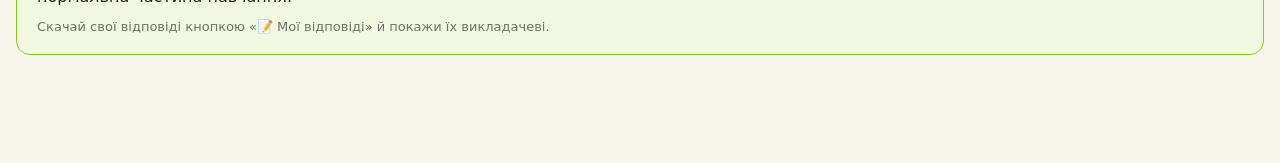
<file: lessons/08-full-response.html>
<!DOCTYPE html>
<html lang="uk">
<head>
<meta charset="UTF-8">
<meta name="viewport" content="width=device-width, initial-scale=1">
<title>Final Task · Full response · Line Graphs</title>
<link rel="stylesheet" href="../shared/core.css">
</head>
<body>
<div id="app"></div>
<script src="../data/graphs.js"></script>
<script src="../data/vocab.js"></script>
<script src="../shared/vocab.js"></script>
<script src="../data/lesson-08-full-response.js"></script>
<script src="../shared/core.js"></script>
</body>
</html>
</file>
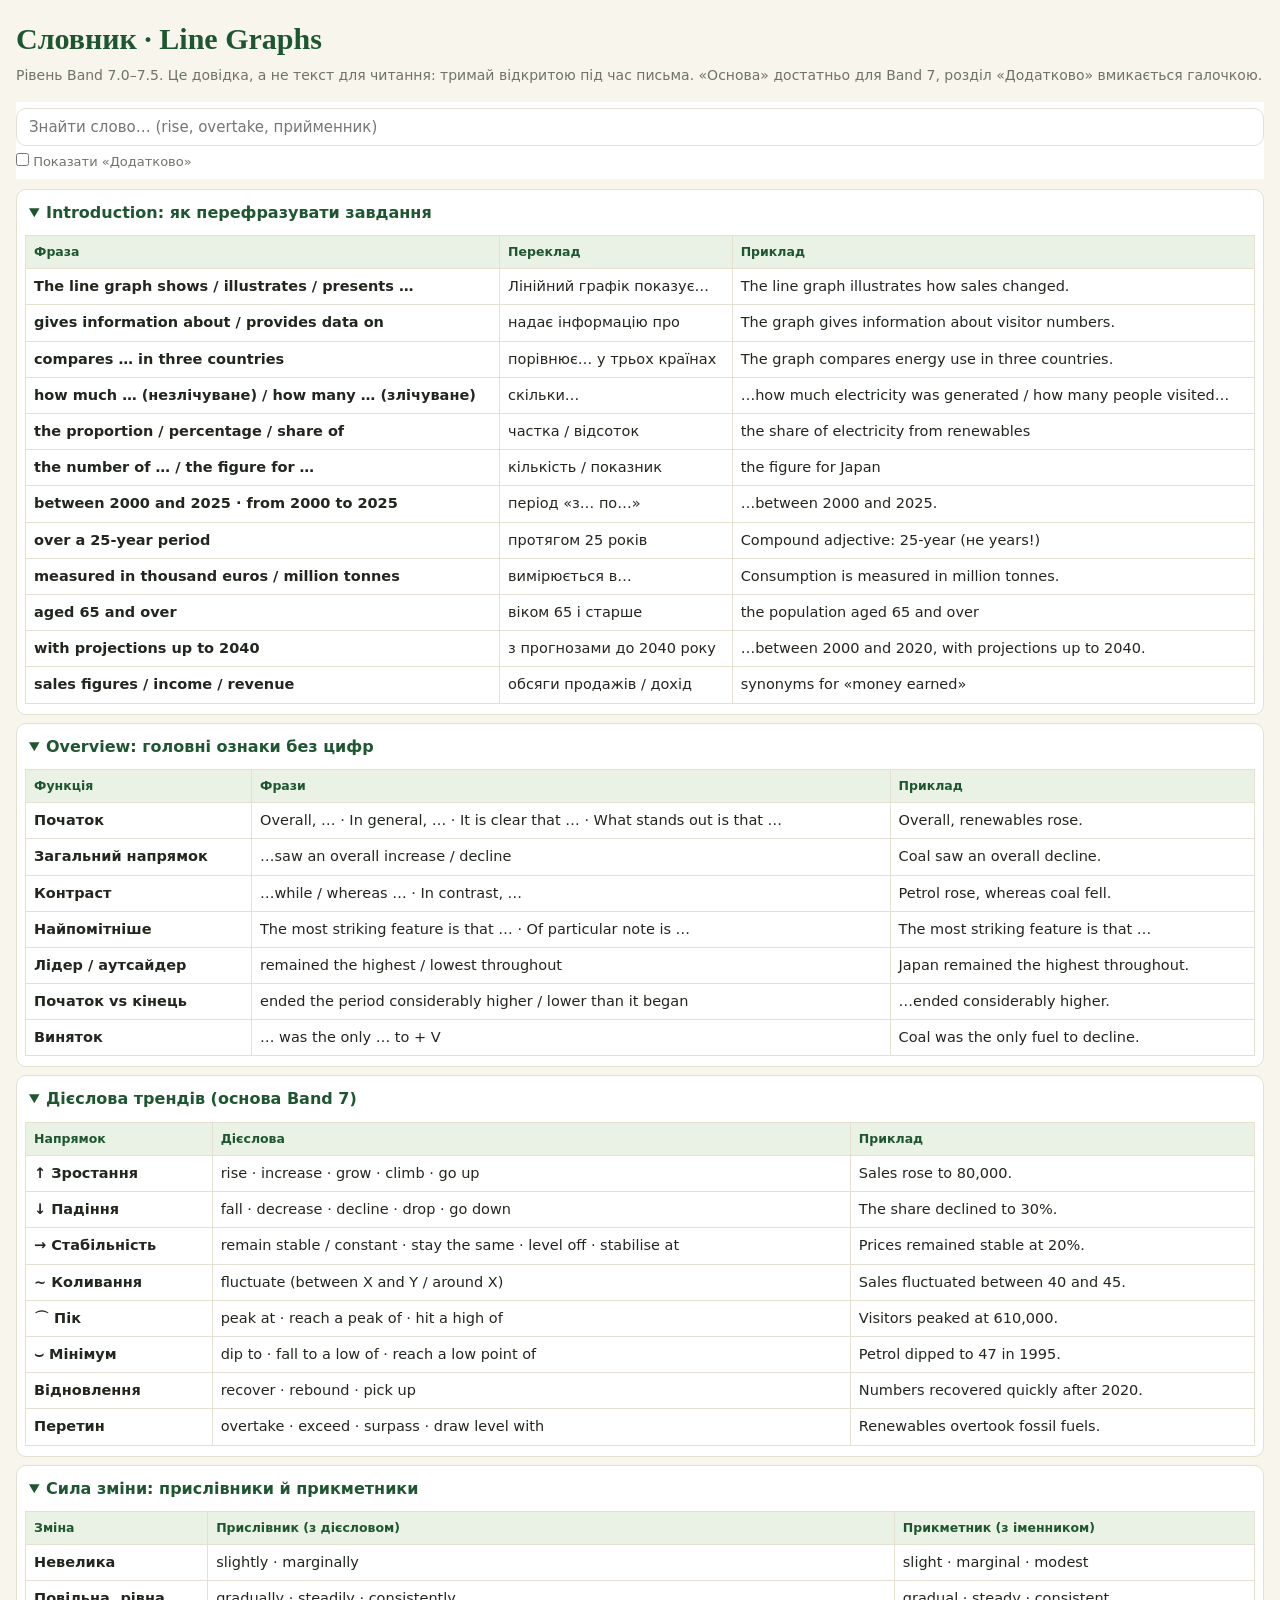
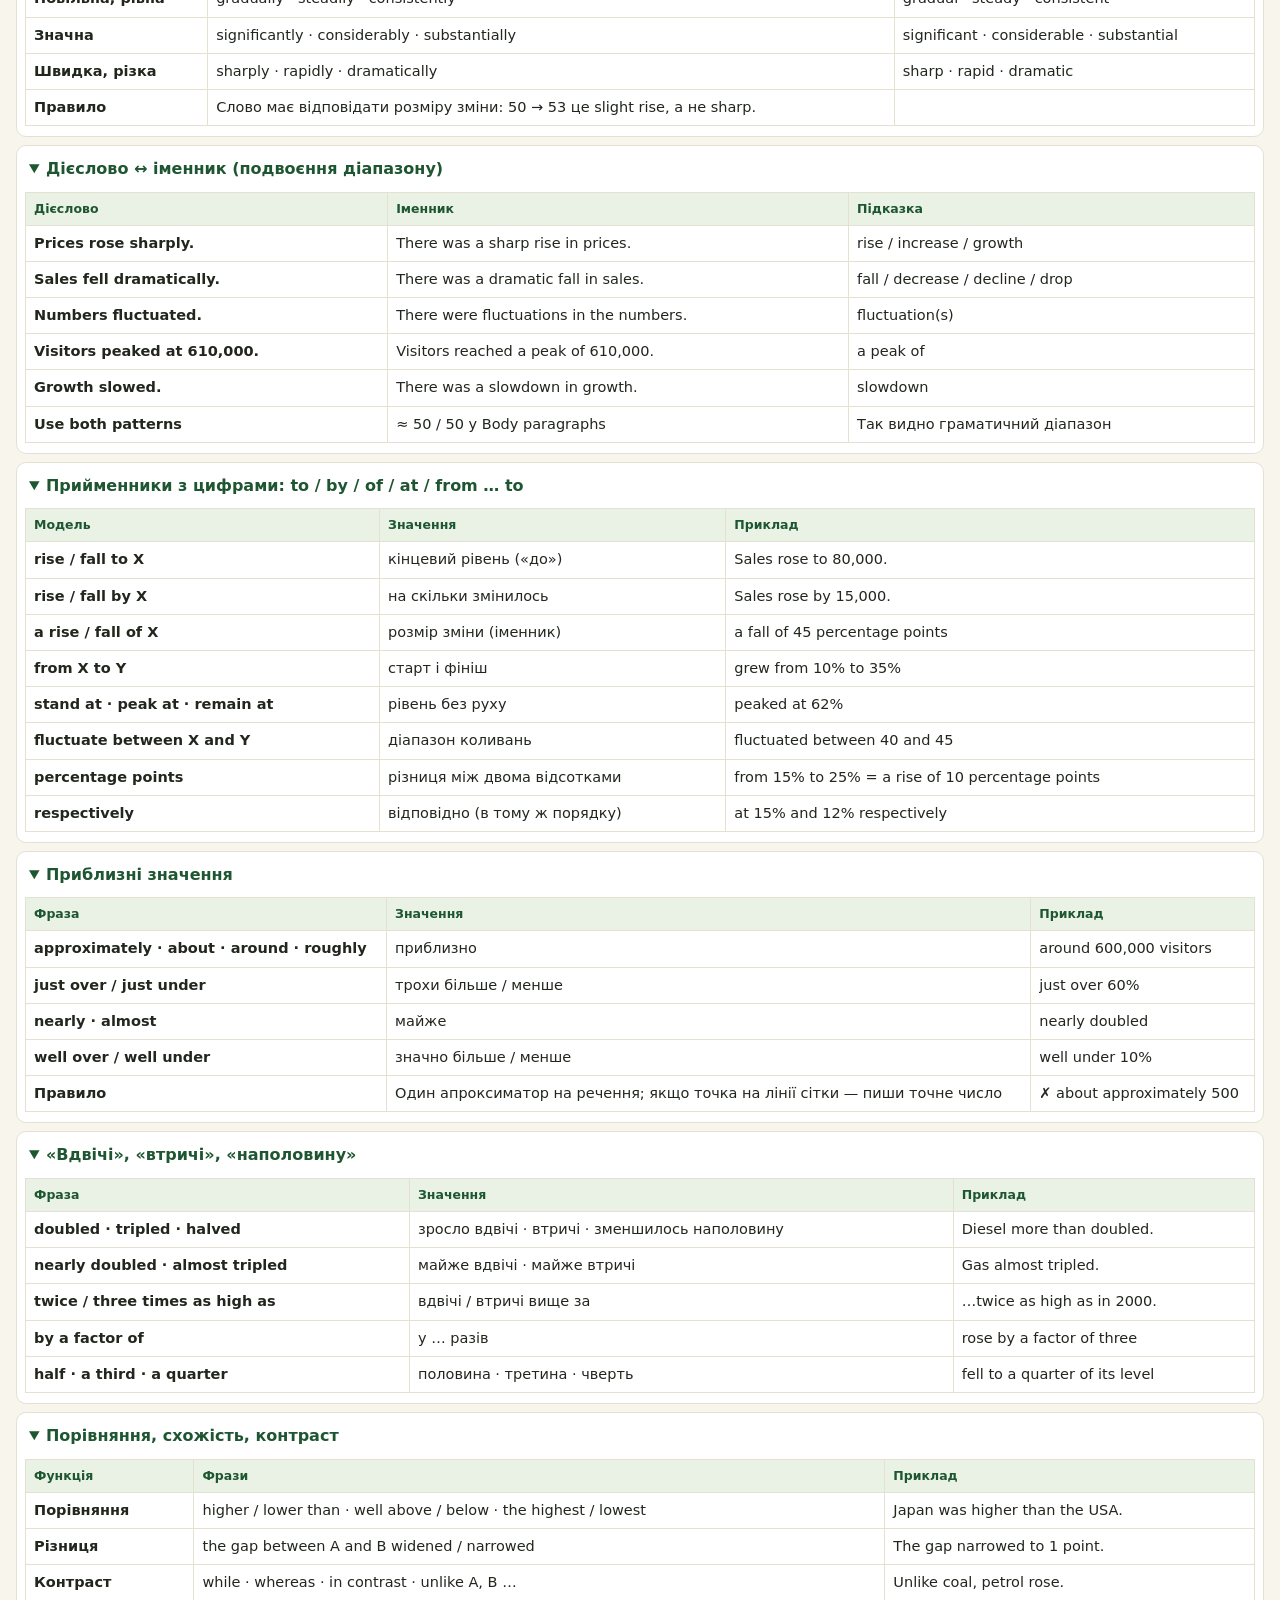
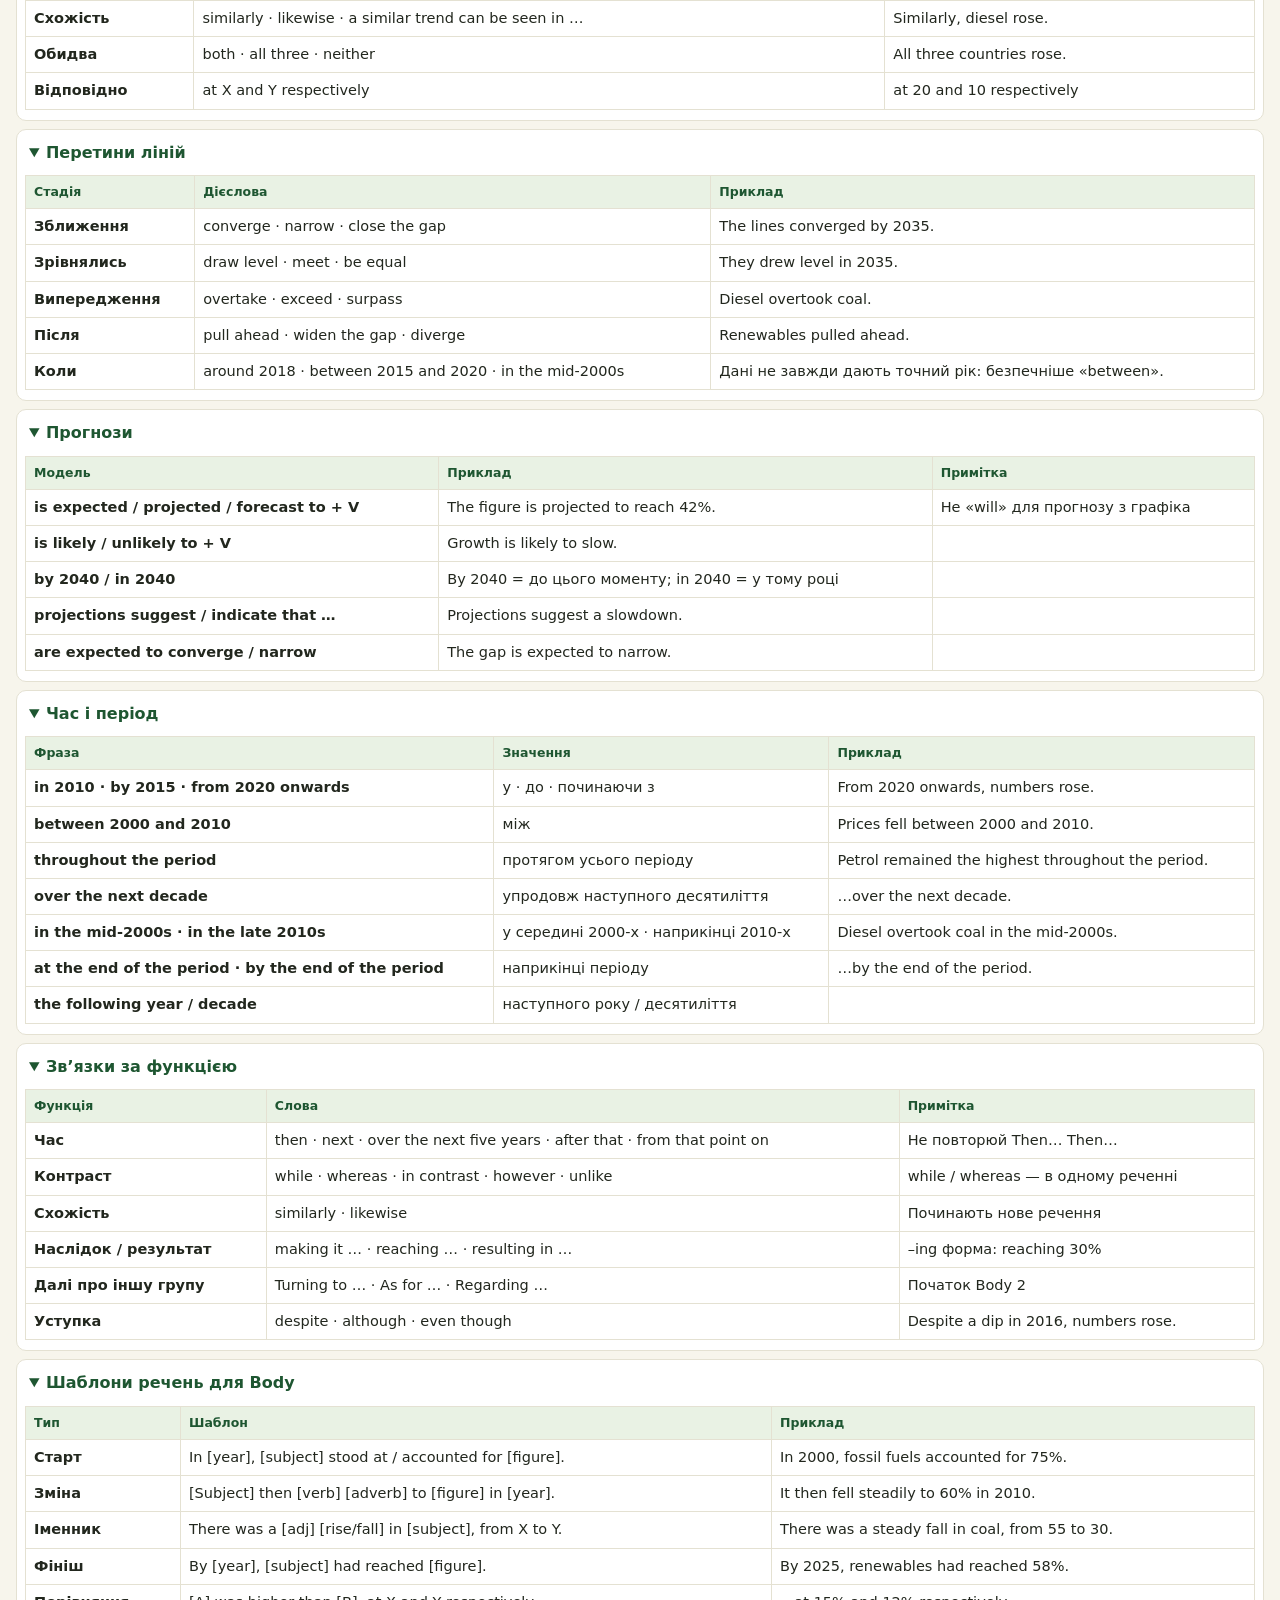
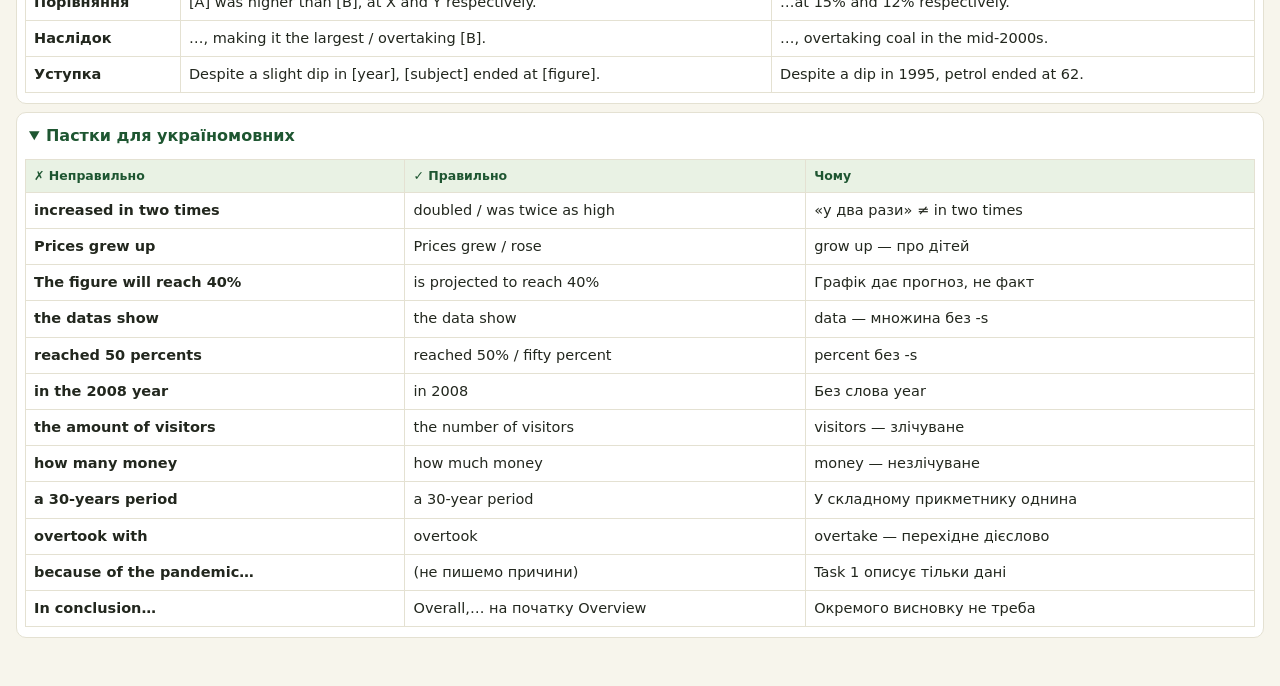
<file: lessons/vocabulary.html>
<!DOCTYPE html>
<html lang="uk">
<head>
<meta charset="UTF-8">
<meta name="viewport" content="width=device-width, initial-scale=1">
<title>Словник · Line Graphs</title>
<link rel="stylesheet" href="../shared/core.css">
<style>.vc-sec summary{font-size:16px} table.vc-t{font-size:14.5px} body{padding-bottom:40px}</style>
</head>
<body>
<div class="wrap">
  <h1>Словник · Line Graphs</h1>
  <p class="sub">Рівень Band 7.0–7.5. Це довідка, а не текст для читання: тримай відкритою під час письма. «Основа» достатньо для Band 7, розділ «Додатково» вмикається галочкою.</p>
  <div id="v"></div>
</div>
<script src="../data/vocab.js"></script>
<script src="../shared/vocab.js"></script>
<script>
  var f=(new URLSearchParams(location.search).get('focus')||'').split(',').filter(Boolean);
  window.renderVocab(document.getElementById('v'),{focus:f});
  document.querySelectorAll('.vc-sec').forEach(function(d){d.open=true;});
  document.querySelector('.vc-tools').style.top='0';
</script>
</body>
</html>
</file>
<file: shared/core.css>
:root{
  --bg:#F7F5EC; --card:#FFFFFF; --ink:#22271E; --muted:#6E7468; --line:#E4E1D2;
  --green:#1E5631; --green-soft:#E9F2E4;
  --lime:#84CC16; --lime-soft:#F2F9E0;
  --yellow:#FDE047;
  --orange:#E8890C; --orange-soft:#FCF1DE;
  --red:#B3402E; --red-soft:#F8E9E5;
  --purple:#7A5AA0; --purple-soft:#F1ECF7;
  --blue:#2E5A88; --blue-soft:#EDF3F9;
}
*{box-sizing:border-box; margin:0; padding:0;}
html{scroll-behavior:smooth;}
body{background:var(--bg); color:var(--ink); font-family:'Segoe UI',system-ui,-apple-system,sans-serif; font-size:16px; line-height:1.6; padding:20px 16px 90px;}
.wrap{max-width:1280px; margin:0 auto;}
h1,h2,h3{font-family:Georgia,'Times New Roman',serif; color:var(--green); line-height:1.25;}
h1{font-size:30px; margin-bottom:6px;}
h2{font-size:21px; margin:4px 0 10px;}
h3{font-size:17px; margin:16px 0 8px;}
p+p{margin-top:8px;}
.sub{color:var(--muted); font-size:14px; margin-bottom:16px;}
mark{background:var(--yellow); padding:0 3px; border-radius:2px;}
.card{background:var(--card); border:1px solid var(--line); border-radius:14px; padding:20px; margin-bottom:18px; box-shadow:0 1px 3px rgba(30,60,30,.05); position:relative;}
.card.is-done{border-color:var(--green);}
.card.is-done::after{content:'✓ виконано'; position:absolute; top:14px; right:16px; font-size:12px; font-weight:700; color:var(--green); background:var(--green-soft); border-radius:12px; padding:2px 10px;}
.step-tag{display:inline-block; font-size:12px; font-weight:700; letter-spacing:.06em; text-transform:uppercase; border-radius:20px; padding:3px 12px; margin-bottom:10px;}
.tag-green{color:var(--green); background:var(--green-soft); border:1px solid var(--green);}
.tag-orange{color:#9A5A00; background:var(--orange-soft); border:1px solid var(--orange);}
.tag-purple{color:var(--purple); background:var(--purple-soft); border:1px solid var(--purple);}
.tag-blue{color:var(--blue); background:var(--blue-soft); border:1px solid var(--blue);}
.btn{display:inline-block; border:none; border-radius:10px; padding:9px 18px; font-size:14px; font-weight:600; cursor:pointer; margin:8px 6px 0 0; font-family:inherit;}
.btn-primary{background:var(--green); color:#fff;}
.btn-ghost{background:transparent; border:1.5px solid var(--green); color:var(--green);}
.btn-solution{background:transparent; border:1.5px solid var(--orange); color:#9A5A00;}
.btn:hover{opacity:.85;}
textarea{width:100%; border:1.5px solid var(--line); border-radius:10px; padding:12px 14px; font-size:15px; font-family:inherit; background:var(--card); color:var(--ink); resize:vertical;}
textarea:focus, input[type=text]:focus{outline:none; border-color:var(--green);}
.wc{font-size:12.5px; color:var(--muted); text-align:right; margin-top:2px;}
.model{display:none; margin-top:14px; border-left:3px solid var(--green); background:var(--green-soft); padding:12px 16px; border-radius:0 10px 10px 0; font-size:14.5px;}
.model p+p{margin-top:10px;}
.model .lab{font-weight:700; color:var(--green); font-size:12.5px; text-transform:uppercase; letter-spacing:.05em;}
.opt{display:flex; gap:10px; align-items:flex-start; padding:11px 14px; border:1.5px solid var(--line); border-radius:10px; margin-bottom:8px; cursor:pointer; font-size:15px; background:var(--card);}
.opt:hover{border-color:var(--green);}
.opt .l{font-weight:700; color:var(--green); flex-shrink:0; min-width:16px;}
.opt .why{display:none; font-size:13px; margin-top:4px;}
.opt.sel{border-color:var(--purple); background:var(--purple-soft);}
.opt.ok{border-color:var(--green); background:var(--green-soft);}
.opt.ok .why{display:block; color:var(--green);}
.opt.bad{border-color:var(--red); background:var(--red-soft);}
.opt.bad .why{display:block; color:var(--red);}
.opt.locked{cursor:default;}
.fb{margin-top:10px; font-size:14px; font-weight:600;}
.fb.good{color:var(--green);} .fb.bad{color:var(--red);}
.small{font-size:13px; color:var(--muted);}
.rule{background:var(--lime-soft); border:1.5px solid var(--lime); border-radius:14px; padding:16px 20px; margin:0 0 18px;}
.rule h3{margin-top:0;}
.rule li{margin:5px 0 5px 18px; font-size:15px;}

.seg{padding:2px 6px; border-radius:6px; font-weight:600;}
.s-type{background:var(--green-soft); color:var(--green); border-bottom:3px solid var(--green);}
.s-verb{background:var(--orange-soft); color:#9A5A00; border-bottom:3px solid var(--orange);}
.s-what{background:var(--blue-soft); color:var(--blue); border-bottom:3px solid var(--blue);}
.s-when{background:var(--purple-soft); color:var(--purple); border-bottom:3px solid var(--purple);}
.s-link{background:#F1F1EA; color:#4A4F44; border-bottom:3px solid #9A9F90;}
.big-sent{font-size:19px; line-height:2.15; font-family:Georgia,serif;}
.legend{display:flex; flex-wrap:wrap; gap:6px 16px; font-size:13.5px; margin-top:8px;}
.legend .dot{display:inline-block; width:12px; height:12px; border-radius:3px; margin-right:6px; vertical-align:-1px;}

.task-img{width:100%; max-width:660px; border:1px solid var(--line); border-radius:10px; margin:8px 0; background:#fff; display:block;}
table.t{border-collapse:collapse; font-size:14px; width:100%;}
table.t th, table.t td{border:1px solid var(--line); padding:7px 10px; text-align:left; vertical-align:top;}
table.t th{background:var(--green-soft); color:var(--green);}
table.dt td, table.dt th{text-align:center;}
.x{color:var(--red);} .v{color:var(--green);}
details.gm{margin:6px 0 12px; border:1px dashed var(--line); border-radius:10px; padding:6px 12px; background:#FCFBF6;}
details.gm summary, details.d summary{cursor:pointer; font-weight:600; color:var(--purple); font-size:14px;}

.gap-row{margin:12px 0; font-size:16.5px; line-height:2.1;}
.gap-row input[type=text]{border:none; border-bottom:2px solid var(--green); background:#FFFBD6; font-size:16px; font-family:inherit; padding:2px 6px; width:120px; text-align:center; border-radius:4px 4px 0 0; color:var(--ink);}
.gap-row input.ok{background:var(--green-soft); color:var(--green); font-weight:600;}
.gap-row input.bad{background:var(--red-soft); border-bottom-color:var(--red); color:var(--red);}
.bank{display:flex; flex-wrap:wrap; gap:8px; margin:8px 0 6px;}
.bank span{background:var(--orange-soft); border:1.5px solid var(--orange); color:#9A5A00; border-radius:20px; padding:3px 14px; font-weight:600; font-size:14.5px;}
.gnote{font-size:13px; margin-left:6px; display:block; line-height:1.4;}

.build-out{min-height:54px; border:2px dashed var(--line); border-radius:10px; padding:8px; display:flex; flex-wrap:wrap; gap:6px; margin:10px 0; background:#FCFBF6;}
.build-pool{display:flex; flex-wrap:wrap; gap:6px; margin:8px 0;}
.chip{border:1.5px solid var(--green); background:var(--green-soft); color:var(--green); border-radius:8px; padding:4px 11px; font-size:15px; cursor:pointer; font-family:inherit; font-weight:600;}
.chip:hover{background:#d9ead1;}
.chip.used{opacity:.25; pointer-events:none;}
.build-out .chip{background:#fff;}
.build-out.ok{border-color:var(--green); background:var(--green-soft);}
.build-out.bad{border-color:var(--red); background:var(--red-soft);}
.chk label{display:flex; gap:10px; margin:6px 0; font-size:15px; cursor:pointer;}
.chk input{accent-color:var(--green); margin-top:5px;}

.progress{position:sticky; top:0; z-index:20; background:var(--bg); padding:8px 0 10px; margin-bottom:8px;}
.progress .bar{height:10px; background:var(--line); border-radius:6px; overflow:hidden;}
.progress .bar i{display:block; height:100%; width:0; background:var(--lime); transition:width .3s;}
.progress .txt{font-size:13px; color:var(--muted); margin-bottom:4px; display:flex; justify-content:space-between;}

.tabs{display:flex; gap:8px; flex-wrap:wrap; margin:6px 0 16px;}
.tab{border:1.5px solid var(--green); background:transparent; color:var(--green); border-radius:12px; padding:9px 16px; font-size:14.5px; font-weight:600; cursor:pointer; font-family:inherit; text-align:left;}
.tab small{display:block; font-weight:400; font-size:12px; opacity:.8;}
.tab.on{background:var(--green); color:#fff;}
.tab.ok::after{content:' ✓';}
.round{display:none;}
.round.on{display:block;}
.round-head{background:var(--green-soft); border:1.5px solid var(--green); border-radius:14px; padding:14px 18px; margin-bottom:18px;}
.round-head h2{margin:0 0 4px;}

#ans-panel{position:fixed;right:14px;bottom:14px;z-index:9999;}
#ans-panel .ans-btn{display:block;width:100%;border:none;border-radius:10px;padding:10px 16px;font-size:13.5px;font-weight:600;cursor:pointer;margin-top:6px;text-align:left;font-family:inherit;}
#ans-toggle{background:#1E5631;color:#fff;padding:12px 18px;font-size:14px;border-radius:24px;box-shadow:0 2px 8px rgba(0,0,0,.25);}
#ans-box{display:none;background:#fff;border:1.5px solid #1E5631;border-radius:14px;padding:14px;width:240px;box-shadow:0 4px 16px rgba(0,0,0,.2);}
#ans-box h4{font-family:Georgia,serif;color:#1E5631;font-size:15px;margin:0 0 4px;}
#ans-box .note{font-size:11.5px;color:#6E7468;margin-bottom:6px;}
.b-txt{background:#E9F2E4;color:#1E5631;border:1.5px solid #1E5631 !important;}
.b-copy{background:#EDF3F9;color:#2E5A88;border:1.5px solid #2E5A88 !important;}
.b-pdf{background:#F1ECF7;color:#7A5AA0;border:1.5px solid #7A5AA0 !important;}
.b-clear{background:transparent;color:#B3402E;border:1.5px solid #B3402E !important;}
#flash{position:fixed;left:50%;bottom:70px;transform:translateX(-50%);background:#1E5631;color:#fff;padding:8px 18px;border-radius:20px;font-size:13px;display:none;z-index:10000;}
@media(max-width:560px){ body{padding:14px 10px 90px;} .card{padding:14px;} h1{font-size:25px;} .big-sent{font-size:17px;} }

/* --- етап 2 --- */
.progress .row{display:flex;justify-content:space-between;align-items:center;gap:10px;flex-wrap:wrap;margin-bottom:6px}
.progress .row .txt{margin:0;gap:14px}
.tbtns{display:flex;gap:8px;flex-wrap:wrap}
.tb{border:1.5px solid var(--green);background:#fff;color:var(--green);border-radius:20px;padding:6px 14px;font-size:13.5px;font-weight:600;cursor:pointer;font-family:inherit}
.tb:hover{background:var(--green-soft)}
#ans-panel{top:64px;bottom:auto;}
#vocab-drawer{position:fixed;top:0;right:0;height:100%;width:min(520px,100%);background:#fff;border-left:2px solid var(--green);box-shadow:-4px 0 18px rgba(0,0,0,.2);z-index:10001;transform:translateX(105%);transition:transform .25s;display:flex;flex-direction:column;}
#vocab-drawer.open{transform:none;}
.vd-head{display:flex;align-items:center;justify-content:space-between;gap:10px;padding:12px 16px;border-bottom:1px solid var(--line);background:var(--green-soft);}
.vd-head a{font-size:12.5px;color:var(--purple);font-weight:600;}
#vocab-body{overflow-y:auto;padding:12px 14px 40px;flex:1;}
.vc-tools{display:flex;flex-direction:column;gap:6px;margin-bottom:10px;position:sticky;top:-12px;background:#fff;padding:6px 0;z-index:2}
.vc-q{border:1.5px solid var(--line);border-radius:10px;padding:9px 12px;font-size:15px;font-family:inherit;width:100%}
.vc-q:focus{outline:none;border-color:var(--green)}
.vc-x{font-size:13px;color:var(--muted);cursor:pointer}
.vc-sec{border:1px solid var(--line);border-radius:10px;margin-bottom:8px;background:#fff}
.vc-sec summary{cursor:pointer;padding:10px 12px;font-weight:600;color:var(--green);font-size:14.5px}
.vc-sec.vc-focus{border-color:var(--green);background:var(--lime-soft)}
.vc-badge{font-size:11px;background:var(--green);color:#fff;border-radius:10px;padding:1px 8px;margin-left:6px;font-weight:600}
.vc-badge.vc-ex{background:var(--orange)}
.vc-wrap{overflow-x:auto;padding:0 8px 10px}
table.vc-t{border-collapse:collapse;width:100%;font-size:13.5px}
.vc-t th,.vc-t td{border:1px solid var(--line);padding:6px 8px;text-align:left;vertical-align:top;background:#fff}
.vc-t th{background:var(--green-soft);color:var(--green);font-size:12.5px}
.vc-first{font-weight:600}
.vc-empty{color:var(--muted);font-size:14px;padding:10px}
.logic-step{display:flex;gap:12px;margin:12px 0;align-items:flex-start}
.logic-step .ln{flex-shrink:0;width:30px;height:30px;border-radius:50%;background:var(--green);color:#fff;font-weight:700;display:flex;align-items:center;justify-content:center;font-size:14px;margin-top:2px}
.logic-step p{font-size:14.5px;margin-top:2px}
.logic-step .frame{font-family:Georgia,serif;font-style:italic;background:var(--blue-soft);border-left:3px solid var(--blue);padding:6px 10px;border-radius:0 8px 8px 0;margin-top:6px;color:var(--blue)}
.bank small{font-weight:400;opacity:.85}
.prompt{background:#F1F1EA;border-radius:10px;padding:12px 16px;font-size:14.5px;margin-bottom:10px}
.timer{display:flex;align-items:center;gap:8px;flex-wrap:wrap;margin:6px 0 12px}
.timer .tm{font-family:Georgia,serif;font-size:28px;font-weight:700;color:var(--green);min-width:90px}
.fw-part{margin-bottom:14px}
.fw-part h3{margin:8px 0 4px}
.fw-total{font-size:15px;font-weight:700;margin:6px 0 4px;color:var(--orange)}
.fw-total.ok{color:var(--green)}
.round-head .bank{margin-top:6px}
</file>
